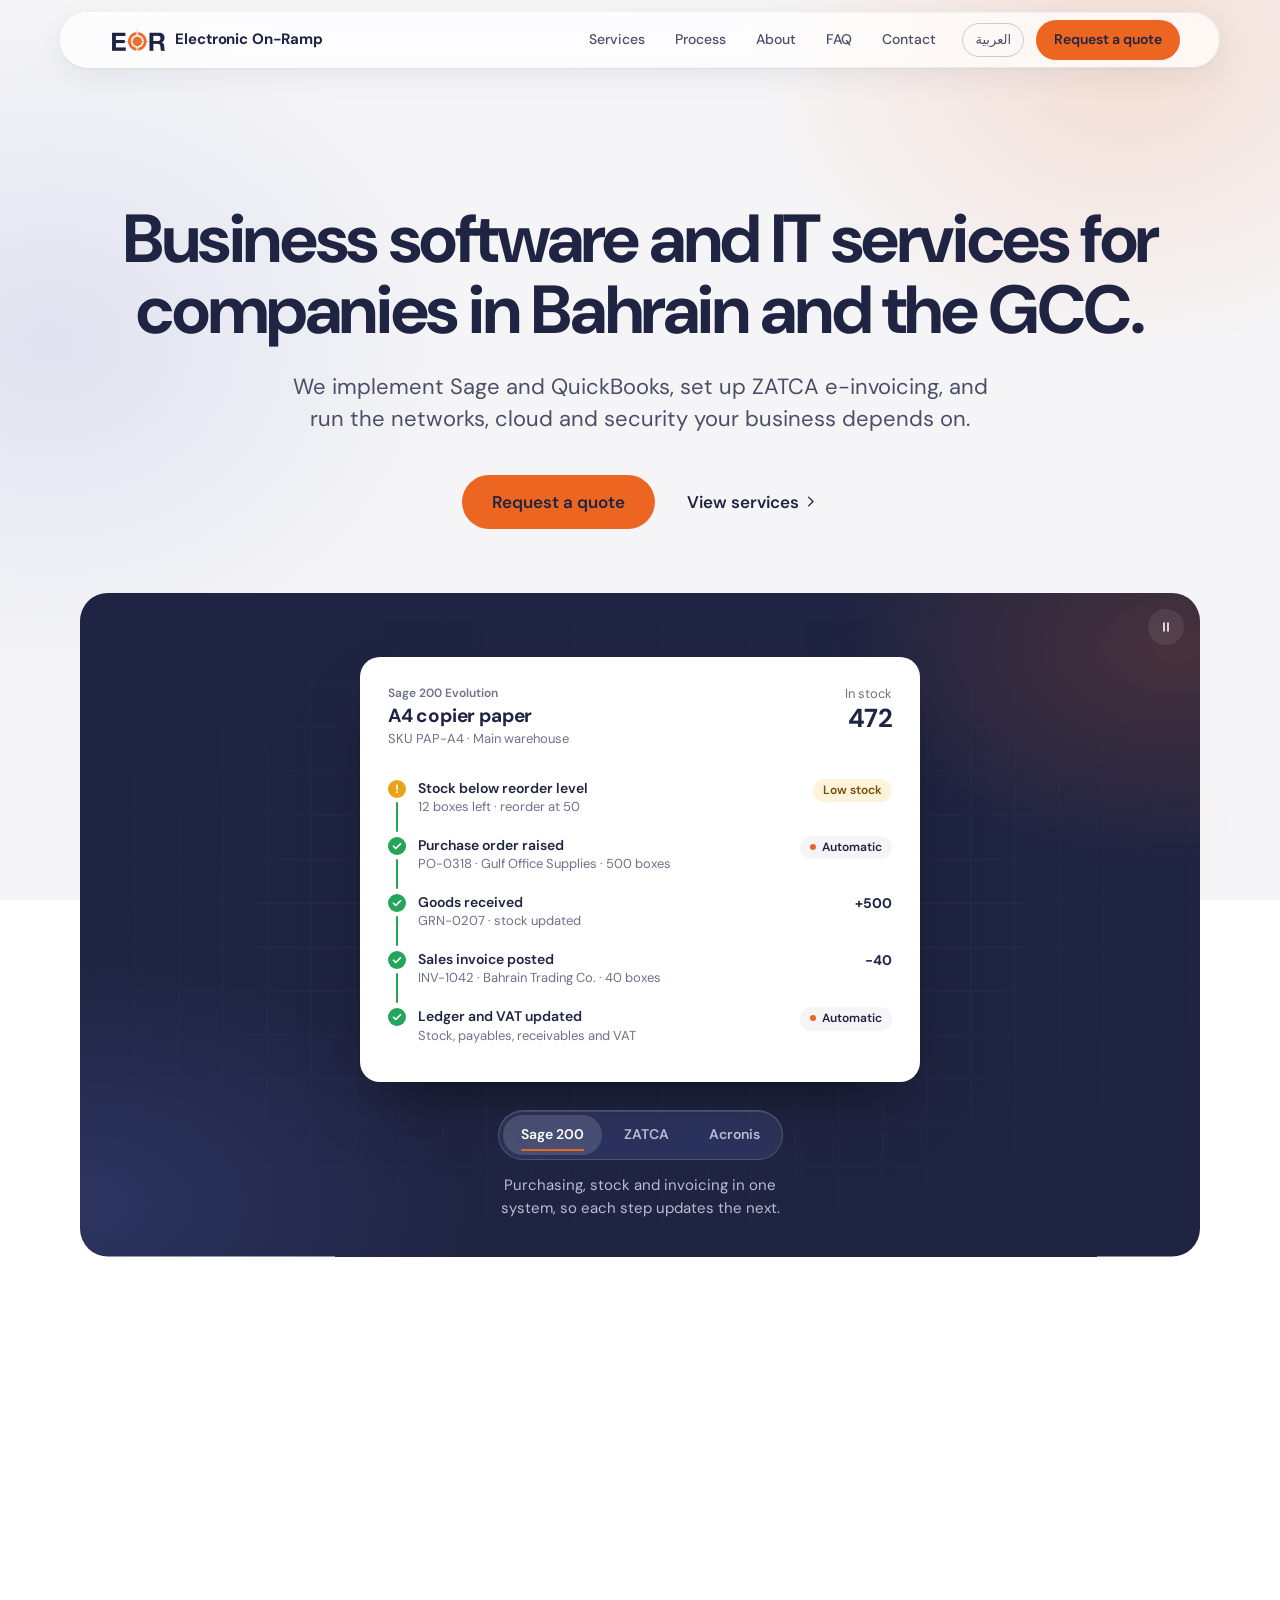
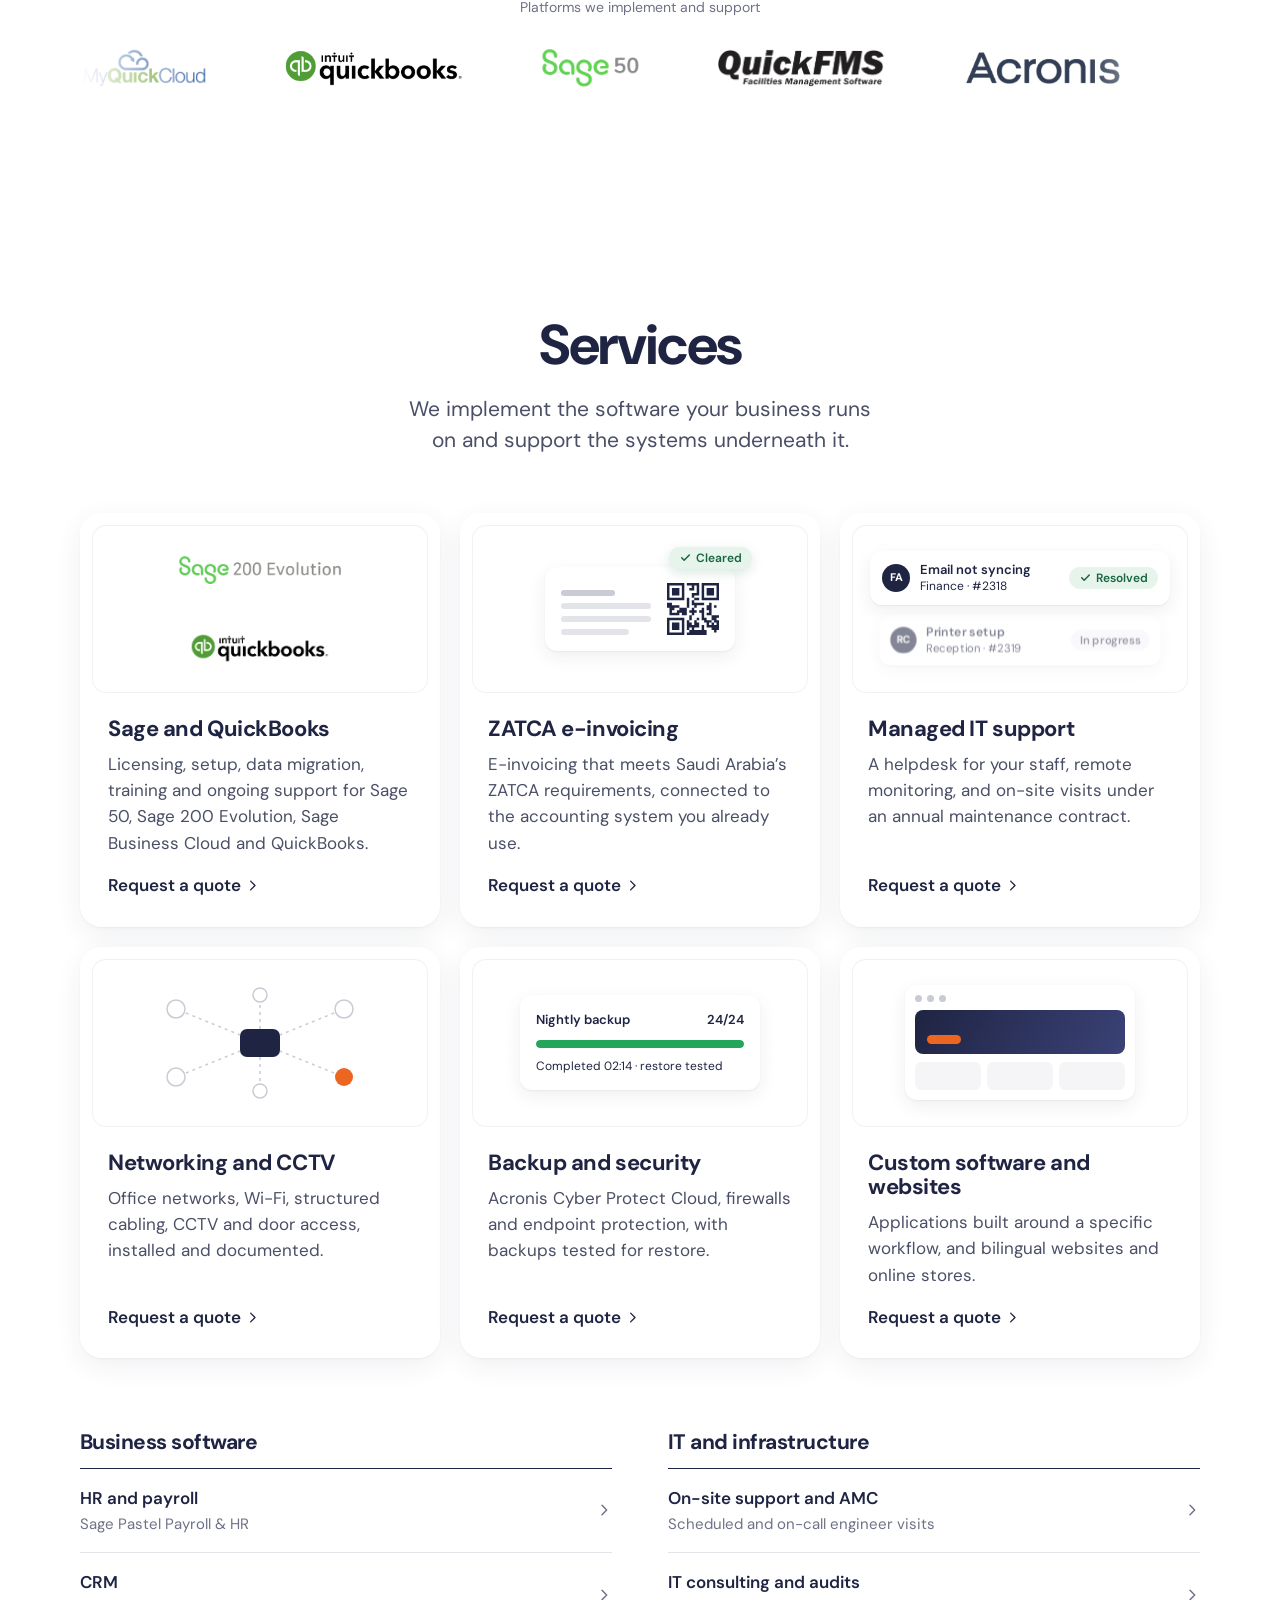
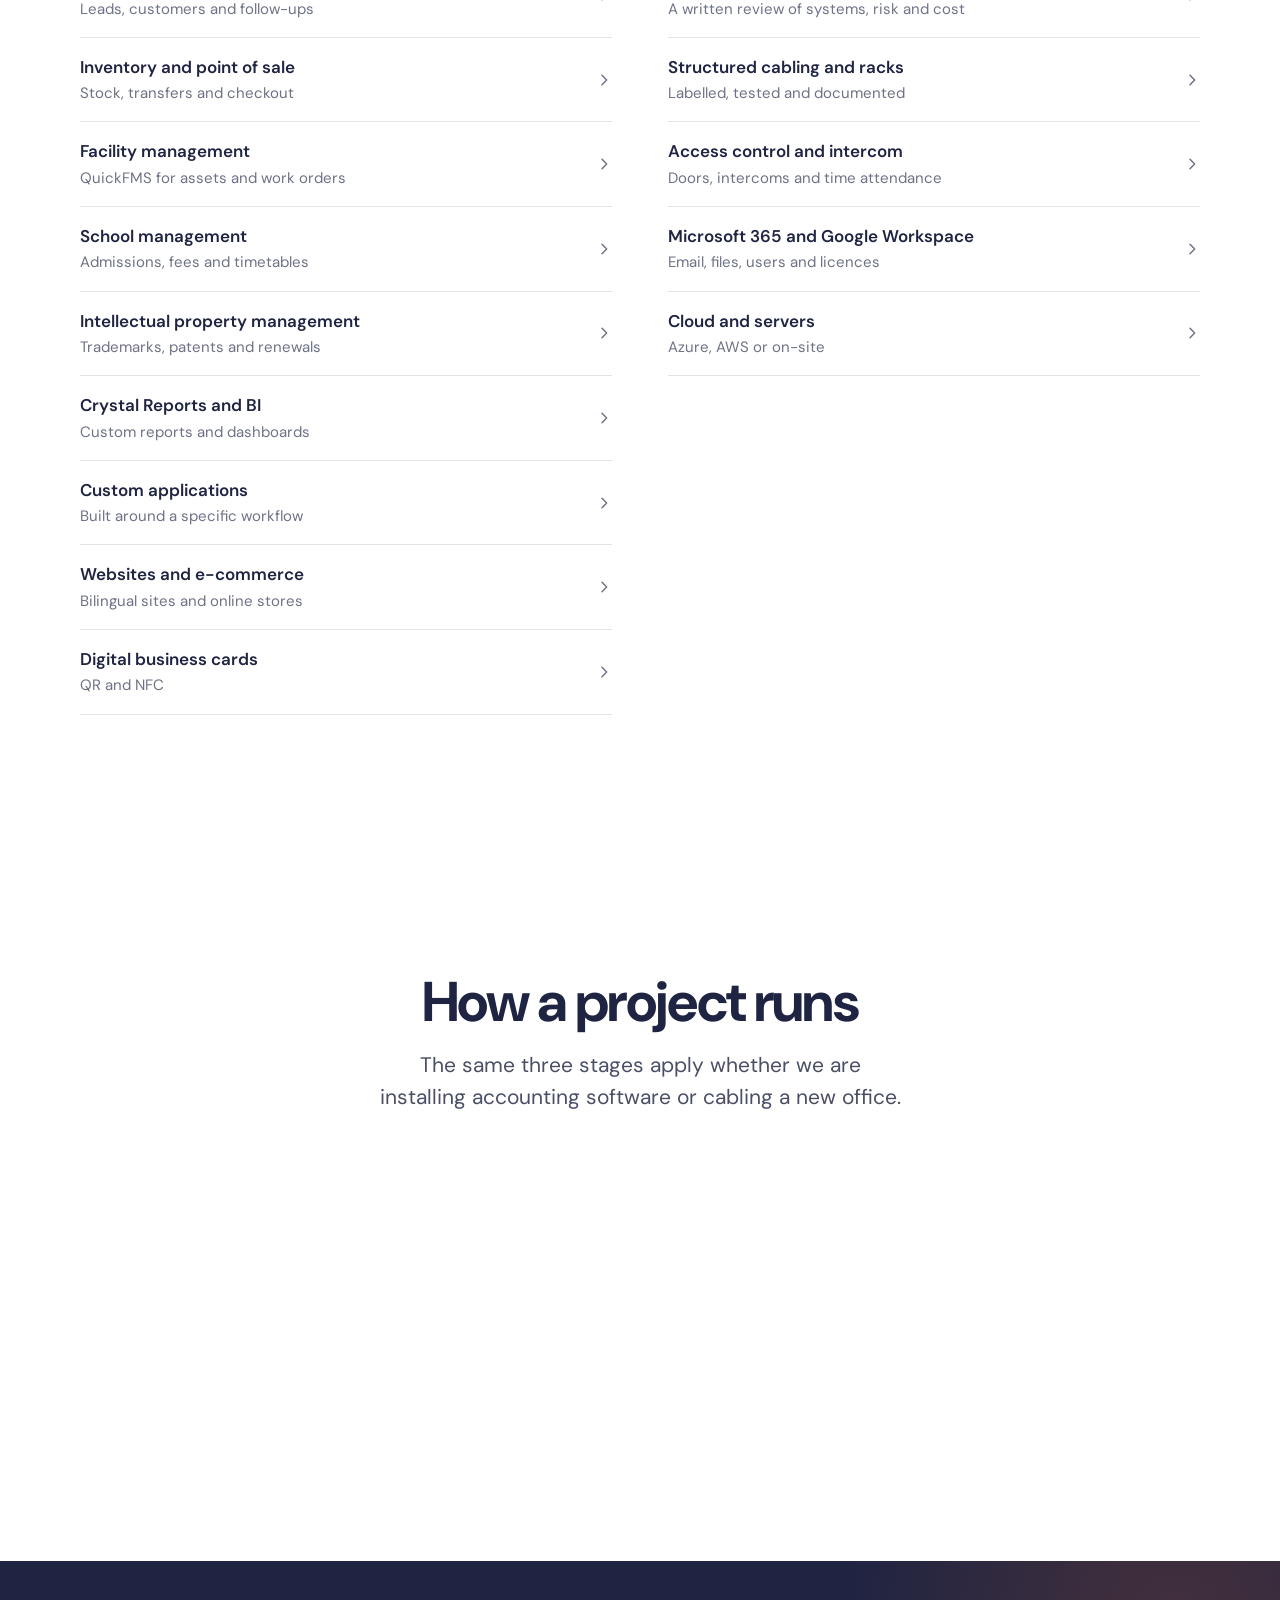
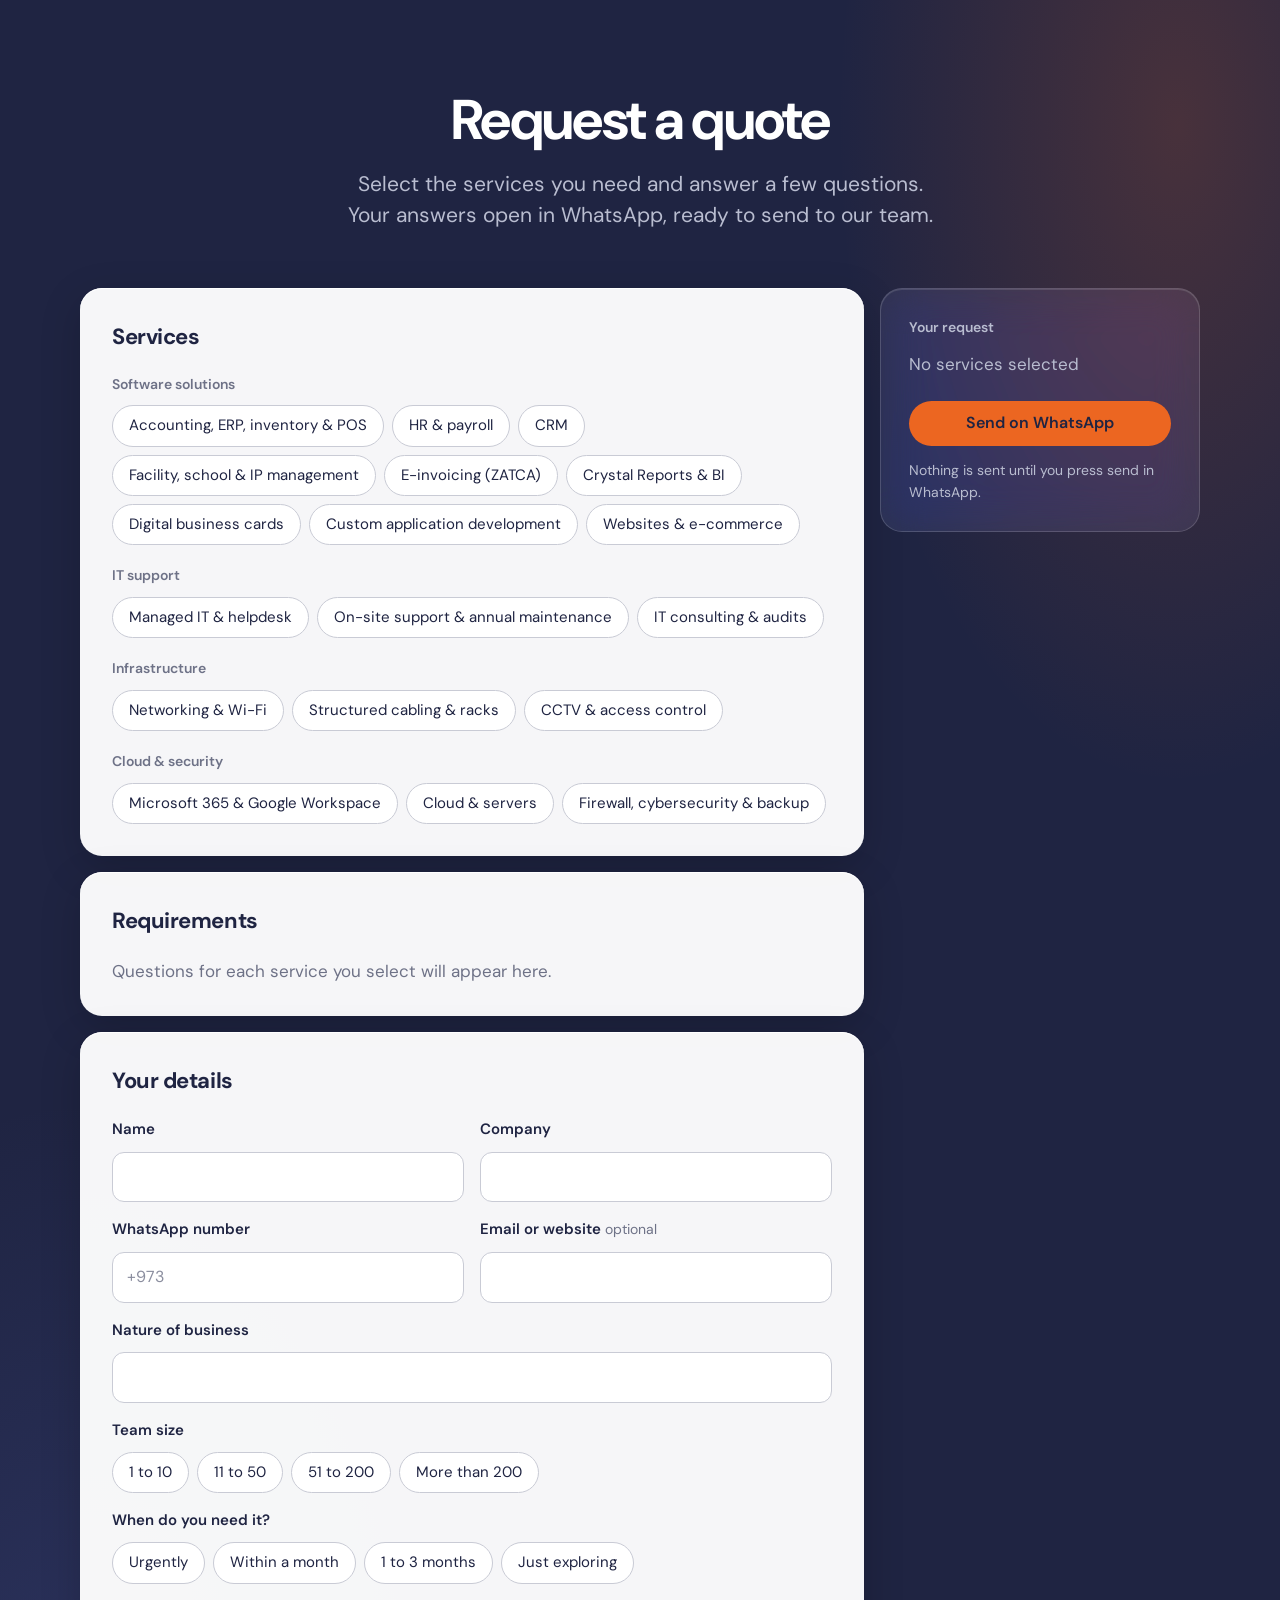
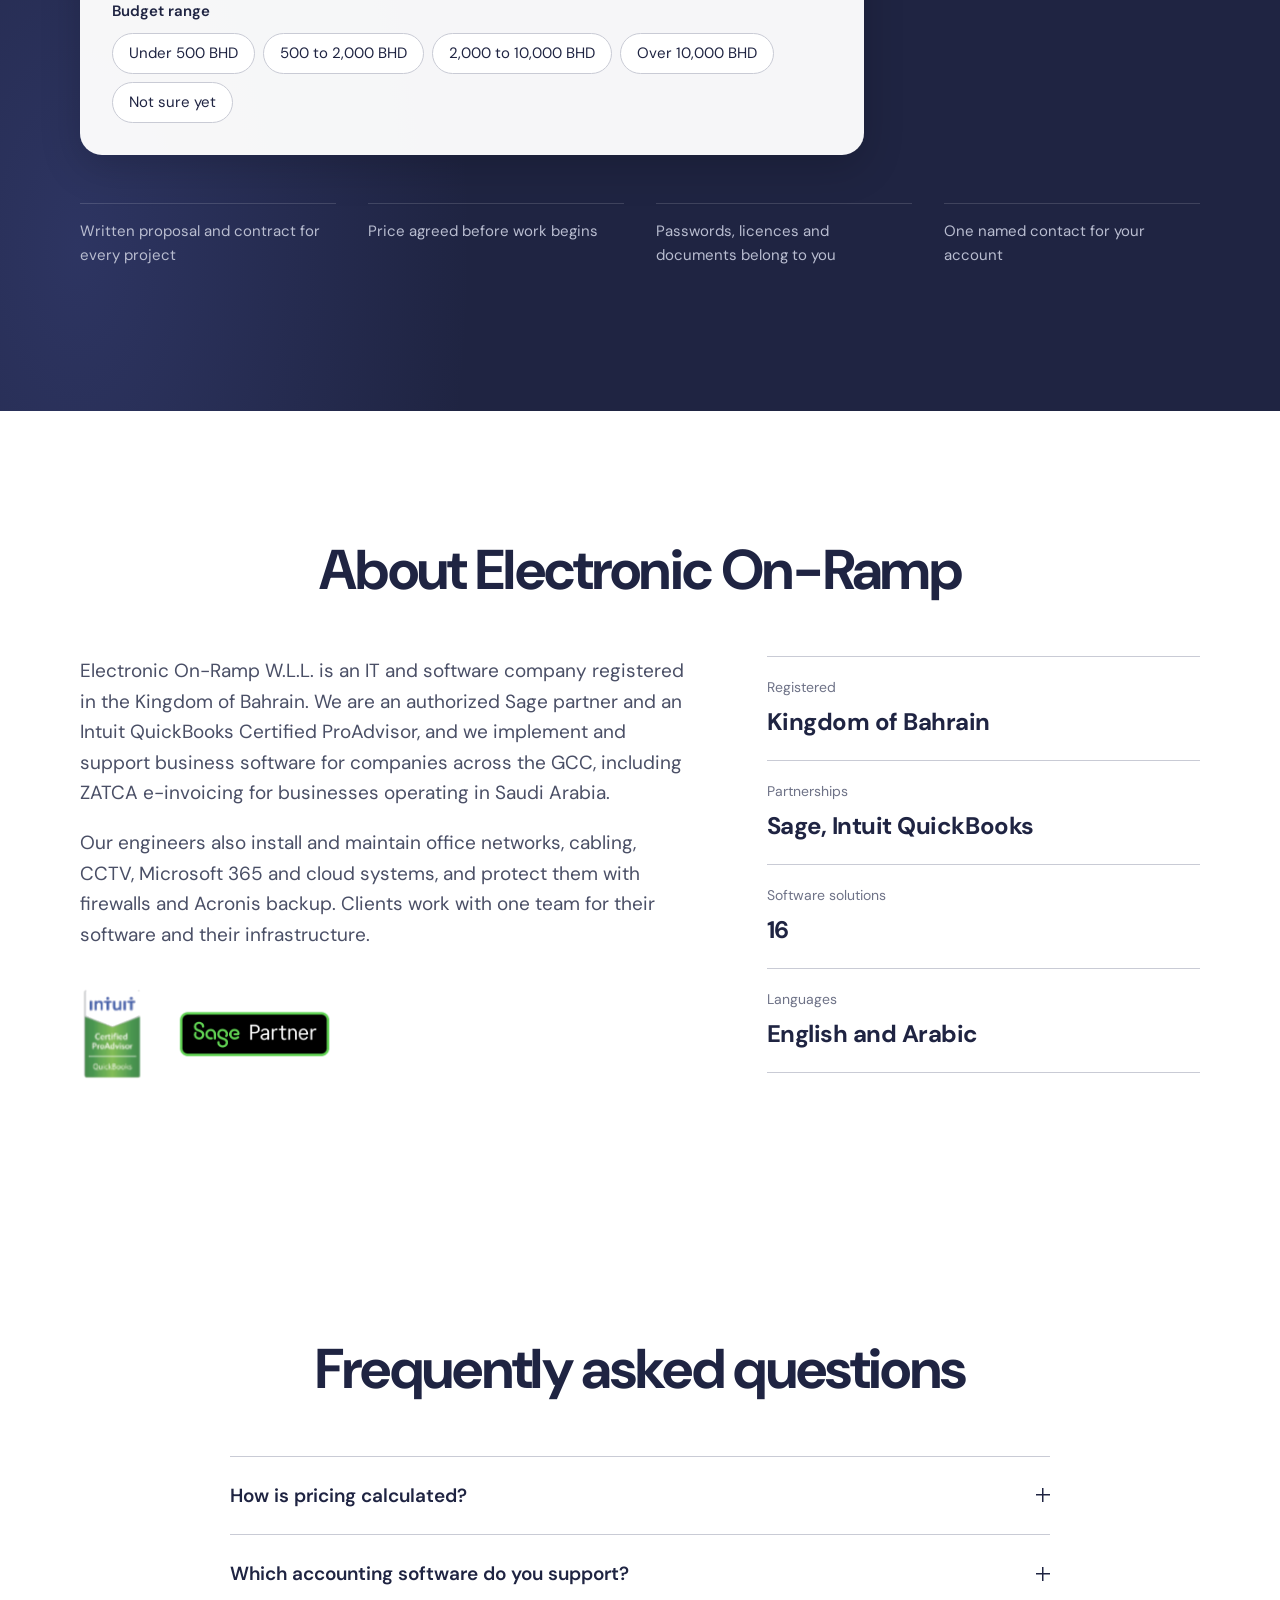
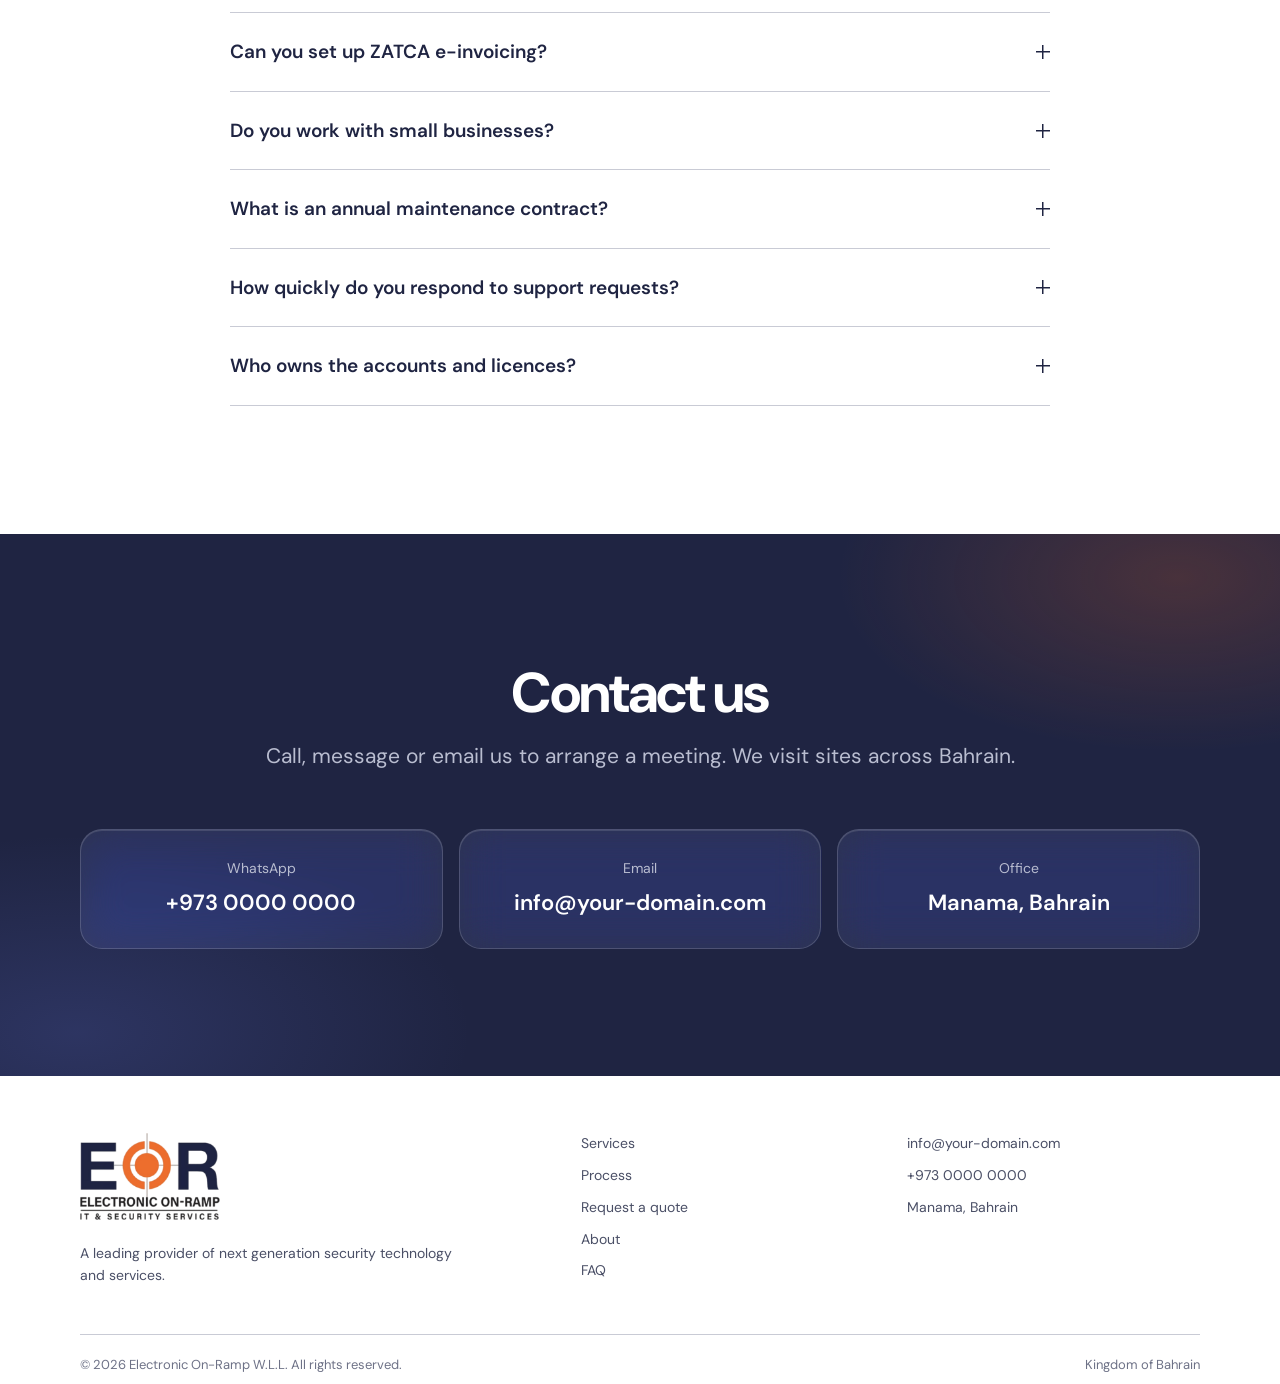
<file: index.html>
<!doctype html>
<html lang="en" dir="ltr" translate="no">
<head>
<meta charset="utf-8">
<meta name="google" content="notranslate">
<meta name="viewport" content="width=device-width, initial-scale=1, viewport-fit=cover">
<title>Electronic On-Ramp W.L.L. | IT &amp; Security Services, Accounting &amp; ERP Software</title>
<meta name="description" content="Electronic On-Ramp W.L.L., a leading provider of next generation security technology and services. Sage and QuickBooks partner for accounting, ERP, payroll and CRM, plus ZATCA e-invoicing, Acronis Cyber Protect Cloud, networking, cloud and custom software.">
<link rel="canonical" href="https://electronic-onramp.vercel.app/">
<link rel="alternate" hreflang="en" href="https://electronic-onramp.vercel.app/">
<link rel="alternate" hreflang="ar" href="https://electronic-onramp.vercel.app/ar/">
<link rel="alternate" hreflang="x-default" href="https://electronic-onramp.vercel.app/">
<meta name="theme-color" content="#FFFFFF">
<link rel="icon" href="/assets/icons/favicon-48.png" sizes="48x48" type="image/png">
<link rel="icon" href="/assets/icons/favicon-32.png" sizes="32x32" type="image/png">
<link rel="apple-touch-icon" href="/assets/icons/apple-touch-icon.png">
<link rel="manifest" href="/manifest.webmanifest">
<meta property="og:type" content="website">
<meta property="og:site_name" content="Electronic On-Ramp W.L.L.">
<meta property="og:title" content="Electronic On-Ramp W.L.L. | IT &amp; Security Services">
<meta property="og:description" content="A leading provider of next generation security technology and services.">
<meta property="og:url" content="https://electronic-onramp.vercel.app/">
<meta property="og:image" content="https://electronic-onramp.vercel.app/assets/social/og-image.png">
<meta name="twitter:card" content="summary_large_image">
<link rel="preconnect" href="https://fonts.googleapis.com">
<link rel="preconnect" href="https://fonts.gstatic.com" crossorigin>
<link href="https://fonts.googleapis.com/css2?family=DM+Sans:opsz,wght@9..40,400..700&amp;display=swap" rel="stylesheet">
<link rel="stylesheet" href="/styles.css?v=7">
<script type="application/ld+json">
{
  "@context": "https://schema.org",
  "@type": "ProfessionalService",
  "name": "Electronic On-Ramp W.L.L.",
  "url": "https://electronic-onramp.vercel.app/",
  "logo": "https://electronic-onramp.vercel.app/assets/icons/icon-512.png",
  "image": "https://electronic-onramp.vercel.app/assets/social/og-image.png",
  "slogan": "A leading provider of next generation security technology and services.",
  "address": { "@type": "PostalAddress", "addressCountry": "BH" },
  "knowsAbout": ["Accounting and ERP", "Sage", "QuickBooks", "HR and payroll", "CRM", "Facility management software", "Intellectual property management", "School management software", "Inventory management", "Point of sale", "E-commerce", "Digital business cards", "Custom application development", "Crystal Reports", "Business intelligence", "ZATCA e-invoicing", "Acronis Cyber Protect Cloud", "Managed IT support", "Annual maintenance contracts", "Networking", "Structured cabling", "CCTV", "Microsoft 365", "Cloud", "Firewall", "Cybersecurity", "Website development"]
}
</script>
</head>
<body>
<svg width="0" height="0" style="position:absolute" aria-hidden="true">
  <symbol id="i-qr" viewBox="0 0 21 21"><path d="M0 0h7v1h-7zM8 0h5v1h-5zM14 0h7v1h-7zM0 1h1v1h-1zM6 1h1v1h-1zM10 1h1v1h-1zM12 1h1v1h-1zM14 1h1v1h-1zM20 1h1v1h-1zM0 2h1v1h-1zM2 2h3v1h-3zM6 2h1v1h-1zM9 2h2v1h-2zM12 2h1v1h-1zM14 2h1v1h-1zM16 2h3v1h-3zM20 2h1v1h-1zM0 3h1v1h-1zM2 3h3v1h-3zM6 3h1v1h-1zM12 3h1v1h-1zM14 3h1v1h-1zM16 3h3v1h-3zM20 3h1v1h-1zM0 4h1v1h-1zM2 4h3v1h-3zM6 4h1v1h-1zM10 4h3v1h-3zM14 4h1v1h-1zM16 4h3v1h-3zM20 4h1v1h-1zM0 5h1v1h-1zM6 5h1v1h-1zM10 5h1v1h-1zM14 5h1v1h-1zM20 5h1v1h-1zM0 6h7v1h-7zM8 6h1v1h-1zM11 6h2v1h-2zM14 6h7v1h-7zM8 7h1v1h-1zM10 7h1v1h-1zM0 8h2v1h-2zM8 8h1v1h-1zM10 8h5v1h-5zM17 8h1v1h-1zM0 9h5v1h-5zM8 9h1v1h-1zM11 9h1v1h-1zM16 9h2v1h-2zM19 9h1v1h-1zM1 10h2v1h-2zM5 10h3v1h-3zM10 10h1v1h-1zM14 10h1v1h-1zM16 10h2v1h-2zM1 11h1v1h-1zM4 11h4v1h-4zM9 11h3v1h-3zM13 11h2v1h-2zM17 11h1v1h-1zM1 12h4v1h-4zM6 12h2v1h-2zM10 12h1v1h-1zM14 12h1v1h-1zM16 12h2v1h-2zM9 13h1v1h-1zM14 13h1v1h-1zM18 13h3v1h-3zM0 14h7v1h-7zM9 14h1v1h-1zM12 14h1v1h-1zM14 14h2v1h-2zM18 14h2v1h-2zM0 15h1v1h-1zM6 15h1v1h-1zM8 15h1v1h-1zM11 15h1v1h-1zM15 15h3v1h-3zM19 15h2v1h-2zM0 16h1v1h-1zM2 16h3v1h-3zM6 16h1v1h-1zM8 16h2v1h-2zM11 16h2v1h-2zM16 16h1v1h-1zM18 16h1v1h-1zM20 16h1v1h-1zM0 17h1v1h-1zM2 17h3v1h-3zM6 17h1v1h-1zM8 17h5v1h-5zM14 17h1v1h-1zM16 17h5v1h-5zM0 18h1v1h-1zM2 18h3v1h-3zM6 18h1v1h-1zM8 18h1v1h-1zM10 18h1v1h-1zM14 18h1v1h-1zM18 18h3v1h-3zM0 19h1v1h-1zM6 19h1v1h-1zM9 19h7v1h-7zM19 19h1v1h-1zM0 20h7v1h-7zM8 20h8v1h-8z"/></symbol>
  <symbol id="i-check" viewBox="0 0 24 24"><path d="M5 12.5l4.5 4.5L19 7.5"/></symbol>
  <symbol id="i-device" viewBox="0 0 24 24"><rect x="3" y="4.5" width="18" height="12" rx="2"/><path d="M8.5 20h7M12 16.5V20"/></symbol>
  <symbol id="i-shield" viewBox="0 0 48 48"><path pathLength="1" d="M24 4l16 6v12c0 10.5-6.8 18.6-16 22-9.2-3.4-16-11.5-16-22V10z"/><path pathLength="1" d="M16.5 24.5l5 5 10-10.5"/></symbol>
  <symbol id="i-pause" viewBox="0 0 24 24"><path d="M9 6v12M15 6v12"/></symbol>
  <symbol id="i-play" viewBox="0 0 24 24"><path d="M8 5.5v13l10.5-6.5z"/></symbol>
  <symbol id="i-chevron" viewBox="0 0 24 24"><path d="M9 5l7 7-7 7"/></symbol>
</svg>

<a class="skip" href="#main">Skip to content</a>

<header class="site-header" id="top">
  <div class="wrap header-inner">
    <a class="brand" href="#top" aria-label="Electronic On-Ramp W.L.L., home">
      <img class="brand-mark" src="/assets/brand/eor-mark.png" width="418" height="172" alt="">
      <span class="brand-name">Electronic On-Ramp</span>
    </a>
    <nav class="nav" id="nav" aria-label="Primary">
      <span class="nav-ind" aria-hidden="true"></span>
      <a href="#services">Services</a>
      <a href="#process">Process</a>
      <a href="#about">About</a>
      <a href="#faq">FAQ</a>
      <a href="#contact">Contact</a>
      <a class="lang-switch" href="/ar/" hreflang="ar" lang="ar">العربية</a>
      <a class="btn btn-primary nav-cta" href="#start">Request a quote</a>
    </nav>
    <div class="header-actions">
      <a class="btn btn-primary btn-sm" href="#start">Request a quote</a>
      <button class="icon-btn nav-toggle" type="button" aria-controls="nav" aria-expanded="false" aria-label="Open menu"><svg class="icon burger" viewBox="0 0 24 24" aria-hidden="true"><path d="M4 8h16"/><path d="M4 16h16"/></svg></button>
    </div>
  </div>
</header>

<main id="main">
  <!-- HERO -->
  <section class="hero">
    <div class="wrap">
      <h1>Business software and IT services for companies in Bahrain and the GCC.</h1>
      <p class="lead">We implement Sage and QuickBooks, set up ZATCA e-invoicing, and run the networks, cloud and security your business depends on.</p>
      <div class="hero-cta">
        <a class="btn btn-primary btn-lg" href="#start">Request a quote</a>
        <a class="link-more" href="#services">View services<svg class="icon" aria-hidden="true"><use href="#i-chevron"/></svg></a>
      </div>
    </div>
    <div class="stage-pin">
    <div class="hero-stage" data-demo role="region" aria-label="How we help, in three short animations">
      <div class="demo-window" aria-hidden="true">
        <div class="demo-scene s-sage" data-scene>
          <div class="ds-head">
            <div><p class="ds-app">Sage 200 Evolution</p><p class="ds-title">A4 copier paper</p><p class="ds-sub">SKU PAP-A4 · Main warehouse</p></div>
            <div class="sg-stock"><p class="ds-sub">In stock</p><p class="sg-num" dir="ltr"></p></div>
          </div>
          <ol class="sg-flow">
            <li class="sg-alert" style="--t:.4s"><span class="sg-dot"><b>!</b></span><div><p class="sg-t">Stock below reorder level</p><p class="ds-sub"><span dir="ltr">12</span> boxes left · reorder at <span dir="ltr">50</span></p></div><span class="sg-tag warn">Low stock</span></li>
            <li style="--t:1.6s"><span class="sg-dot"><svg class="icon"><use href="#i-check"/></svg></span><div><p class="sg-t">Purchase order raised</p><p class="ds-sub"><span dir="ltr">PO-0318</span> · Gulf Office Supplies · <span dir="ltr">500</span> boxes</p></div><span class="sg-tag auto">Automatic</span></li>
            <li style="--t:3.4s"><span class="sg-dot"><svg class="icon"><use href="#i-check"/></svg></span><div><p class="sg-t">Goods received</p><p class="ds-sub"><span dir="ltr">GRN-0207</span> · stock updated</p></div><span class="sg-val" dir="ltr">+500</span></li>
            <li style="--t:5s"><span class="sg-dot"><svg class="icon"><use href="#i-check"/></svg></span><div><p class="sg-t">Sales invoice posted</p><p class="ds-sub"><span dir="ltr">INV-1042</span> · Bahrain Trading Co. · <span dir="ltr">40</span> boxes</p></div><span class="sg-val" dir="ltr">−40</span></li>
            <li style="--t:6.4s"><span class="sg-dot"><svg class="icon"><use href="#i-check"/></svg></span><div><p class="sg-t">Ledger and VAT updated</p><p class="ds-sub">Stock, payables, receivables and VAT</p></div><span class="sg-tag auto">Automatic</span></li>
          </ol>
        </div>

        <div class="demo-scene s-zatca" data-scene>
          <div class="ds-head"><div><p class="ds-app">ZATCA e-invoicing</p><p class="ds-title">Standard tax invoice</p></div></div>
          <div class="z-flow">
            <div class="z-doc">
              <p class="ds-sub">INV-1042</p>
              <p class="z-amt" dir="ltr">BHD 1,243.000</p>
              <span class="z-lines"><i></i><i></i><i></i></span>
            </div>
            <div class="z-link"><i class="z-line"></i><i class="z-dot"></i></div>
            <div class="z-node">
              <svg class="z-qr"><use href="#i-qr"/></svg>
              <span class="ds-badge"><span class="b-draft">Submitting…</span><span class="b-done"><svg class="icon"><use href="#i-check"/></svg>Cleared</span></span>
              <p class="ds-sub z-time">Cleared at <span dir="ltr">14:02</span></p>
            </div>
          </div>
          <ol class="z-steps">
            <li style="--t:1s"><svg class="icon"><use href="#i-check"/></svg>XML generated</li>
            <li style="--t:2.2s"><svg class="icon"><use href="#i-check"/></svg>Digitally signed</li>
            <li style="--t:3.75s"><svg class="icon"><use href="#i-check"/></svg>Cleared by ZATCA</li>
          </ol>
        </div>

        <div class="demo-scene s-acronis" data-scene>
          <div class="ds-head">
            <div class="a-sum">
              <svg class="a-shield"><use href="#i-shield"/></svg>
              <div><p class="ds-app">Acronis Cyber Protect</p><p class="ds-title"><span class="a-count" dir="ltr"></span> of 24 devices protected</p></div>
            </div>
          </div>
          <ul class="a-grid">
            <li style="--i:0"><svg class="icon"><use href="#i-device"/></svg><svg class="icon a-tick"><use href="#i-check"/></svg></li>
            <li style="--i:1"><svg class="icon"><use href="#i-device"/></svg><svg class="icon a-tick"><use href="#i-check"/></svg></li>
            <li style="--i:2"><svg class="icon"><use href="#i-device"/></svg><svg class="icon a-tick"><use href="#i-check"/></svg></li>
            <li style="--i:3"><svg class="icon"><use href="#i-device"/></svg><svg class="icon a-tick"><use href="#i-check"/></svg></li>
            <li style="--i:4"><svg class="icon"><use href="#i-device"/></svg><svg class="icon a-tick"><use href="#i-check"/></svg></li>
            <li style="--i:5"><svg class="icon"><use href="#i-device"/></svg><svg class="icon a-tick"><use href="#i-check"/></svg></li>
            <li style="--i:6"><svg class="icon"><use href="#i-device"/></svg><svg class="icon a-tick"><use href="#i-check"/></svg></li>
            <li style="--i:7"><svg class="icon"><use href="#i-device"/></svg><svg class="icon a-tick"><use href="#i-check"/></svg></li>
            <li style="--i:8"><svg class="icon"><use href="#i-device"/></svg><svg class="icon a-tick"><use href="#i-check"/></svg></li>
            <li style="--i:9"><svg class="icon"><use href="#i-device"/></svg><svg class="icon a-tick"><use href="#i-check"/></svg></li>
            <li style="--i:10"><svg class="icon"><use href="#i-device"/></svg><svg class="icon a-tick"><use href="#i-check"/></svg></li>
            <li style="--i:11"><svg class="icon"><use href="#i-device"/></svg><svg class="icon a-tick"><use href="#i-check"/></svg></li>
            <li style="--i:12"><svg class="icon"><use href="#i-device"/></svg><svg class="icon a-tick"><use href="#i-check"/></svg></li>
            <li style="--i:13"><svg class="icon"><use href="#i-device"/></svg><svg class="icon a-tick"><use href="#i-check"/></svg></li>
            <li style="--i:14"><svg class="icon"><use href="#i-device"/></svg><svg class="icon a-tick"><use href="#i-check"/></svg></li>
            <li style="--i:15"><svg class="icon"><use href="#i-device"/></svg><svg class="icon a-tick"><use href="#i-check"/></svg></li>
            <li style="--i:16"><svg class="icon"><use href="#i-device"/></svg><svg class="icon a-tick"><use href="#i-check"/></svg></li>
            <li style="--i:17"><svg class="icon"><use href="#i-device"/></svg><svg class="icon a-tick"><use href="#i-check"/></svg></li>
            <li style="--i:18"><svg class="icon"><use href="#i-device"/></svg><svg class="icon a-tick"><use href="#i-check"/></svg></li>
            <li style="--i:19"><svg class="icon"><use href="#i-device"/></svg><svg class="icon a-tick"><use href="#i-check"/></svg></li>
            <li style="--i:20"><svg class="icon"><use href="#i-device"/></svg><svg class="icon a-tick"><use href="#i-check"/></svg></li>
            <li style="--i:21"><svg class="icon"><use href="#i-device"/></svg><svg class="icon a-tick"><use href="#i-check"/></svg></li>
            <li style="--i:22"><svg class="icon"><use href="#i-device"/></svg><svg class="icon a-tick"><use href="#i-check"/></svg></li>
            <li style="--i:23"><svg class="icon"><use href="#i-device"/></svg><svg class="icon a-tick"><use href="#i-check"/></svg></li>
          </ul>
          <p class="ds-sub a-foot">Last backup <span dir="ltr">02:00</span> · Today</p>
        </div>
      </div>

      <div class="demo-controls">
        <div class="demo-tabs">
          <button type="button" data-tab aria-pressed="true" style="--scene:9.5s">Sage 200<i></i></button>
          <button type="button" data-tab aria-pressed="false">ZATCA<i></i></button>
          <button type="button" data-tab aria-pressed="false">Acronis<i></i></button>
        </div>
        <button type="button" class="demo-pause" aria-pressed="false" aria-label="Pause animation"><svg class="icon i-pause" aria-hidden="true"><use href="#i-pause"/></svg><svg class="icon i-play" aria-hidden="true"><use href="#i-play"/></svg></button>
      </div>
      <p class="demo-cap" data-cap>Purchasing, stock and invoicing in one system, so each step updates the next.</p>
      <p class="demo-cap" data-cap hidden>Invoices issued, signed and cleared automatically.</p>
      <p class="demo-cap" data-cap hidden>Every device backed up and protected, every night.</p>
    </div>
    </div>
  </section>

  <!-- PARTNER LOGOS -->
  <section class="partners" aria-labelledby="partners-label">
    <div class="wrap">
      <p class="partners-label" id="partners-label">Platforms we implement and support</p>
      <div class="marquee">
        <div class="marquee-track">
          <ul>
          <li><img src="/assets/partners/myquickcloud.png" width="276" height="94" alt="MyQuickCloud" loading="lazy" decoding="async"></li>
          <li><img src="/assets/partners/quickbooks.png" width="313" height="74" alt="Intuit QuickBooks" loading="lazy" decoding="async"></li>
          <li><img src="/assets/partners/sage-50.png" width="246" height="105" alt="Sage 50" loading="lazy" decoding="async"></li>
          <li><img src="/assets/partners/quickfms.png" width="351" height="89" alt="QuickFMS Facilities Management Software" loading="lazy" decoding="async"></li>
          <li><img src="/assets/partners/acronis.png" width="219" height="58" alt="Acronis" loading="lazy" decoding="async"></li>
          <li><img src="/assets/partners/sage-200-evolution.png" width="432" height="87" alt="Sage 200 Evolution" loading="lazy" decoding="async"></li>
          <li><img src="/assets/partners/quickbooks-online.png" width="312" height="106" alt="Intuit QuickBooks Online" loading="lazy" decoding="async"></li>
          <li><img src="/assets/partners/sage-pastel-payroll.png" width="237" height="107" alt="Sage Pastel Payroll &amp; HR" loading="lazy" decoding="async"></li>
          <li><img src="/assets/partners/freelife.png" width="311" height="149" alt="FreeLife" loading="lazy" decoding="async"></li>
          <li><img src="/assets/partners/sage-business-cloud.png" width="332" height="113" alt="Sage Business Cloud Accounting" loading="lazy" decoding="async"></li>
          </ul>
          <ul aria-hidden="true">
          <li><img src="/assets/partners/myquickcloud.png" width="276" height="94" alt="" loading="lazy" decoding="async"></li>
          <li><img src="/assets/partners/quickbooks.png" width="313" height="74" alt="" loading="lazy" decoding="async"></li>
          <li><img src="/assets/partners/sage-50.png" width="246" height="105" alt="" loading="lazy" decoding="async"></li>
          <li><img src="/assets/partners/quickfms.png" width="351" height="89" alt="" loading="lazy" decoding="async"></li>
          <li><img src="/assets/partners/acronis.png" width="219" height="58" alt="" loading="lazy" decoding="async"></li>
          <li><img src="/assets/partners/sage-200-evolution.png" width="432" height="87" alt="" loading="lazy" decoding="async"></li>
          <li><img src="/assets/partners/quickbooks-online.png" width="312" height="106" alt="" loading="lazy" decoding="async"></li>
          <li><img src="/assets/partners/sage-pastel-payroll.png" width="237" height="107" alt="" loading="lazy" decoding="async"></li>
          <li><img src="/assets/partners/freelife.png" width="311" height="149" alt="" loading="lazy" decoding="async"></li>
          <li><img src="/assets/partners/sage-business-cloud.png" width="332" height="113" alt="" loading="lazy" decoding="async"></li>
          </ul>
        </div>
      </div>
    </div>
  </section>

  <!-- SERVICES -->
  <section class="section" id="services">
    <div class="wrap">
      <header class="sec-head">
        <h2>Services</h2>
        <p>We implement the software your business runs on and support the systems underneath it.</p>
      </header>

      <div class="features">
        <article class="feature">
          <div class="fv fv-logos"><img src="/assets/partners/sage-200-evolution.png" width="432" height="87" alt="Sage 200 Evolution" loading="lazy"><img src="/assets/partners/quickbooks.png" width="313" height="74" alt="Intuit QuickBooks" loading="lazy"></div>
          <h3>Sage and QuickBooks</h3>
          <p>Licensing, setup, data migration, training and ongoing support for Sage 50, Sage 200 Evolution, Sage Business Cloud and QuickBooks.</p>
          <a class="link-more" href="#start" data-pick="acct">Request a quote<svg class="icon" aria-hidden="true"><use href="#i-chevron"/></svg></a>
        </article>
        <article class="feature">
          <div class="fv fv-zatca" aria-hidden="true"><div class="fv-doc fv-card"><span class="fv-lines"><i></i><i></i><i></i><i></i></span><svg class="fv-qr"><use href="#i-qr"/></svg></div><span class="fv-ok"><svg class="icon"><use href="#i-check"/></svg>Cleared</span></div>
          <h3>ZATCA e-invoicing</h3>
          <p>E-invoicing that meets Saudi Arabia’s ZATCA requirements, connected to the accounting system you already use.</p>
          <a class="link-more" href="#start" data-pick="zatca">Request a quote<svg class="icon" aria-hidden="true"><use href="#i-chevron"/></svg></a>
        </article>
        <article class="feature">
          <div class="fv fv-ticket" aria-hidden="true"><div class="fv-row fv-card"><span class="fv-av" dir="ltr">FA</span><div><p>Email not syncing</p><p class="fv-s">Finance · <span dir="ltr">#2318</span></p></div><span class="fv-ok"><svg class="icon"><use href="#i-check"/></svg>Resolved</span></div><div class="fv-row fv-card dim"><span class="fv-av" dir="ltr">RC</span><div><p>Printer setup</p><p class="fv-s">Reception · <span dir="ltr">#2319</span></p></div><span class="fv-wait">In progress</span></div></div>
          <h3>Managed IT support</h3>
          <p>A helpdesk for your staff, remote monitoring, and on-site visits under an annual maintenance contract.</p>
          <a class="link-more" href="#start" data-pick="support">Request a quote<svg class="icon" aria-hidden="true"><use href="#i-chevron"/></svg></a>
        </article>
        <article class="feature">
          <div class="fv fv-net"><svg viewBox="0 0 240 120" aria-hidden="true"><line x1="120" y1="60" x2="36" y2="26"/><line x1="120" y1="60" x2="36" y2="94"/><line x1="120" y1="60" x2="204" y2="26"/><line x1="120" y1="60" x2="204" y2="94"/><line x1="120" y1="60" x2="120" y2="12"/><line x1="120" y1="60" x2="120" y2="108"/><circle class="n" cx="36" cy="26" r="9"/><circle class="n" cx="36" cy="94" r="9"/><circle class="n" cx="204" cy="26" r="9"/><circle class="cam" cx="204" cy="94" r="9"/><circle class="n" cx="120" cy="12" r="7"/><circle class="n" cx="120" cy="108" r="7"/><rect class="hub" x="100" y="46" width="40" height="28" rx="7"/></svg></div>
          <h3>Networking and CCTV</h3>
          <p>Office networks, Wi-Fi, structured cabling, CCTV and door access, installed and documented.</p>
          <a class="link-more" href="#start" data-pick="network">Request a quote<svg class="icon" aria-hidden="true"><use href="#i-chevron"/></svg></a>
        </article>
        <article class="feature">
          <div class="fv fv-backup" aria-hidden="true"><div class="fv-card"><p class="fv-bh"><span>Nightly backup</span><span dir="ltr">24/24</span></p><span class="fv-bar"><i></i></span><p class="fv-s">Completed <span dir="ltr">02:14</span> · restore tested</p></div></div>
          <h3>Backup and security</h3>
          <p>Acronis Cyber Protect Cloud, firewalls and endpoint protection, with backups tested for restore.</p>
          <a class="link-more" href="#start" data-pick="cyber">Request a quote<svg class="icon" aria-hidden="true"><use href="#i-chevron"/></svg></a>
        </article>
        <article class="feature">
          <div class="fv fv-web" aria-hidden="true"><div class="fv-browser fv-card"><span class="fv-chrome"><i></i><i></i><i></i></span><span class="fv-hero"></span><span class="fv-cols"><i></i><i></i><i></i></span></div></div>
          <h3>Custom software and websites</h3>
          <p>Applications built around a specific workflow, and bilingual websites and online stores.</p>
          <a class="link-more" href="#start" data-pick="software">Request a quote<svg class="icon" aria-hidden="true"><use href="#i-chevron"/></svg></a>
        </article>
      </div>

      <div class="catalog">
        <div>
          <h3>Business software</h3>
          <ul class="rows">
            <li><a href="#start" data-pick="payroll"><span>HR and payroll<small>Sage Pastel Payroll &amp; HR</small></span><svg class="icon" aria-hidden="true"><use href="#i-chevron"/></svg></a></li>
            <li><a href="#start" data-pick="crm"><span>CRM<small>Leads, customers and follow-ups</small></span><svg class="icon" aria-hidden="true"><use href="#i-chevron"/></svg></a></li>
            <li><a href="#start" data-pick="acct"><span>Inventory and point of sale<small>Stock, transfers and checkout</small></span><svg class="icon" aria-hidden="true"><use href="#i-chevron"/></svg></a></li>
            <li><a href="#start" data-pick="industry"><span>Facility management<small>QuickFMS for assets and work orders</small></span><svg class="icon" aria-hidden="true"><use href="#i-chevron"/></svg></a></li>
            <li><a href="#start" data-pick="industry"><span>School management<small>Admissions, fees and timetables</small></span><svg class="icon" aria-hidden="true"><use href="#i-chevron"/></svg></a></li>
            <li><a href="#start" data-pick="industry"><span>Intellectual property management<small>Trademarks, patents and renewals</small></span><svg class="icon" aria-hidden="true"><use href="#i-chevron"/></svg></a></li>
            <li><a href="#start" data-pick="reports"><span>Crystal Reports and BI<small>Custom reports and dashboards</small></span><svg class="icon" aria-hidden="true"><use href="#i-chevron"/></svg></a></li>
            <li><a href="#start" data-pick="software"><span>Custom applications<small>Built around a specific workflow</small></span><svg class="icon" aria-hidden="true"><use href="#i-chevron"/></svg></a></li>
            <li><a href="#start" data-pick="web"><span>Websites and e-commerce<small>Bilingual sites and online stores</small></span><svg class="icon" aria-hidden="true"><use href="#i-chevron"/></svg></a></li>
            <li><a href="#start" data-pick="dbc"><span>Digital business cards<small>QR and NFC</small></span><svg class="icon" aria-hidden="true"><use href="#i-chevron"/></svg></a></li>
          </ul>
        </div>
        <div>
          <h3>IT and infrastructure</h3>
          <ul class="rows">
            <li><a href="#start" data-pick="onsite"><span>On-site support and AMC<small>Scheduled and on-call engineer visits</small></span><svg class="icon" aria-hidden="true"><use href="#i-chevron"/></svg></a></li>
            <li><a href="#start" data-pick="consult"><span>IT consulting and audits<small>A written review of systems, risk and cost</small></span><svg class="icon" aria-hidden="true"><use href="#i-chevron"/></svg></a></li>
            <li><a href="#start" data-pick="cabling"><span>Structured cabling and racks<small>Labelled, tested and documented</small></span><svg class="icon" aria-hidden="true"><use href="#i-chevron"/></svg></a></li>
            <li><a href="#start" data-pick="cctv"><span>Access control and intercom<small>Doors, intercoms and time attendance</small></span><svg class="icon" aria-hidden="true"><use href="#i-chevron"/></svg></a></li>
            <li><a href="#start" data-pick="m365"><span>Microsoft 365 and Google Workspace<small>Email, files, users and licences</small></span><svg class="icon" aria-hidden="true"><use href="#i-chevron"/></svg></a></li>
            <li><a href="#start" data-pick="cloud"><span>Cloud and servers<small>Azure, AWS or on-site</small></span><svg class="icon" aria-hidden="true"><use href="#i-chevron"/></svg></a></li>
          </ul>
        </div>
      </div>
    </div>
  </section>

  <!-- PROCESS -->
  <section class="section section-soft" id="process">
    <div class="wrap">
      <header class="sec-head">
        <h2>How a project runs</h2>
        <p>The same three stages apply whether we are installing accounting software or cabling a new office.</p>
      </header>
      <ol class="steps">
        <li>
          <p class="step-n">Step 1</p>
          <h3>Assessment</h3>
          <p>We meet by phone or on site, review your current systems and agree what needs to change. You receive a written scope and price.</p>
        </li>
        <li>
          <p class="step-n">Step 2</p>
          <h3>Implementation</h3>
          <p>We install, configure and migrate your data, scheduling work outside business hours where downtime would affect you. Everything is tested before handover.</p>
        </li>
        <li>
          <p class="step-n">Step 3</p>
          <h3>Handover and support</h3>
          <p>Your team is trained and you receive all passwords, licences and documentation. Ongoing support is available under an annual maintenance contract.</p>
        </li>
      </ol>
    </div>
  </section>

  <!-- REQUEST A QUOTE -->
  <section class="section section-navy" id="start">
    <div class="wrap">
      <header class="sec-head">
        <h2>Request a quote</h2>
        <p>Select the services you need and answer a few questions. Your answers open in WhatsApp, ready to send to our team.</p>
      </header>

      <form class="planner" id="planner" novalidate>
        <div class="planner-main">
          <fieldset class="plan-block">
            <legend class="plan-title">Services</legend>
            <div id="pick" class="pick"></div>
          </fieldset>

          <div class="plan-block">
            <p class="plan-title">Requirements</p>
            <p class="plan-empty" id="qs-empty">Questions for each service you select will appear here.</p>
            <div id="qs"></div>
          </div>

          <fieldset class="plan-block">
            <legend class="plan-title">Your details</legend>
            <div class="field-row">
              <div class="field"><label for="p-name">Name</label><input id="p-name" name="name" autocomplete="name" required></div>
              <div class="field"><label for="p-business">Company</label><input id="p-business" name="business" autocomplete="organization"></div>
            </div>
            <div class="field-row">
              <div class="field"><label for="p-phone">WhatsApp number</label><input id="p-phone" name="phone" type="tel" autocomplete="tel" placeholder="+973" required></div>
              <div class="field"><label for="p-link">Email or website <span class="opt">optional</span></label><input id="p-link" name="link" autocomplete="email"></div>
            </div>
            <div class="field"><label for="p-about">Nature of business</label><input id="p-about" name="about"></div>
            <div class="q" id="q-team"></div>
            <div class="q" id="q-timeline"></div>
            <div class="q" id="q-budget"></div>
          </fieldset>
        </div>

        <aside class="summary" aria-live="polite">
          <p class="summary-title">Your request</p>
          <ul class="summary-list" id="summary-list"><li class="muted">No services selected</li></ul>
          <button class="btn btn-primary btn-block" type="submit">Send on WhatsApp</button>
          <p class="form-error" id="plan-error" role="alert" hidden></p>
          <div class="plan-done" id="plan-done" hidden>
            <p>Your request is ready in WhatsApp. Press send and our team will reply.</p>
            <a class="btn btn-light btn-block" id="book-link" href="#" target="_blank" rel="noopener" hidden>Book a call</a>
          </div>
          <p class="fine">Nothing is sent until you press send in WhatsApp.</p>
        </aside>
      </form>

      <ul class="terms">
        <li>Written proposal and contract for every project</li>
        <li>Price agreed before work begins</li>
        <li>Passwords, licences and documents belong to you</li>
        <li>One named contact for your account</li>
      </ul>
    </div>
  </section>

  <!-- ABOUT -->
  <section class="section" id="about">
    <div class="wrap">
      <header class="sec-head">
        <h2>About Electronic On-Ramp</h2>
      </header>
      <div class="about-grid">
        <div class="about-copy">
          <p>Electronic On-Ramp W.L.L. is an IT and software company registered in the Kingdom of Bahrain. We are an authorized Sage partner and an Intuit QuickBooks Certified ProAdvisor, and we implement and support business software for companies across the GCC, including ZATCA e-invoicing for businesses operating in Saudi Arabia.</p>
          <p>Our engineers also install and maintain office networks, cabling, CCTV, Microsoft 365 and cloud systems, and protect them with firewalls and Acronis backup. Clients work with one team for their software and their infrastructure.</p>
          <div class="badges">
            <img src="/assets/partners/intuit-proadvisor.png" width="142" height="212" alt="Intuit QuickBooks Certified ProAdvisor" loading="lazy">
            <img src="/assets/partners/sage-partner.png" width="337" height="112" alt="Sage Partner" loading="lazy">
          </div>
        </div>
        <dl class="facts">
          <div><dt>Registered</dt><dd>Kingdom of Bahrain</dd></div>
          <div><dt>Partnerships</dt><dd>Sage, Intuit QuickBooks</dd></div>
          <div><dt>Software solutions</dt><dd>16</dd></div>
          <div><dt>Languages</dt><dd>English and Arabic</dd></div>
        </dl>
      </div>
    </div>
  </section>

  <!-- FAQ -->
  <section class="section section-soft" id="faq">
    <div class="wrap faq-wrap">
      <header class="sec-head">
        <h2>Frequently asked questions</h2>
      </header>
      <div class="faq">
        <details><summary>How is pricing calculated?</summary><p>Each project is priced on its scope. Complete the quote form and we will reply with an estimate, followed by a written proposal. We are also happy to meet first to discuss your requirements.</p></details>
        <details><summary>Which accounting software do you support?</summary><p>QuickBooks Desktop, QuickBooks Online, Sage 50, Sage 200 Evolution, Sage Business Cloud Accounting and Sage Pastel Payroll &amp; HR, with MyQuickCloud for hosting.</p></details>
        <details><summary>Can you set up ZATCA e-invoicing?</summary><p>Yes. We configure e-invoicing that meets ZATCA requirements for businesses operating in Saudi Arabia and connect it to your accounting system.</p></details>
        <details><summary>Do you work with small businesses?</summary><p>Yes. Our clients range from offices of a few people to companies with several sites.</p></details>
        <details><summary>What is an annual maintenance contract?</summary><p>A fixed yearly fee that covers preventive maintenance, support visits and agreed response times.</p></details>
        <details><summary>How quickly do you respond to support requests?</summary><p>Response times are set out in your support contract. Issues that stop your business from operating are handled first.</p></details>
        <details><summary>Who owns the accounts and licences?</summary><p>Your company. All accounts, passwords, licences and documentation are registered in your name and handed over to you.</p></details>
      </div>
    </div>
  </section>

  <!-- CONTACT -->
  <section class="section section-navy" id="contact">
    <div class="wrap">
      <header class="sec-head">
        <h2>Contact us</h2>
        <p>Call, message or email us to arrange a meeting. We visit sites across Bahrain.</p>
      </header>
      <div class="contact-grid">
        <a class="contact-item" href="https://wa.me/97300000000" target="_blank" rel="noopener" data-wa><p>WhatsApp</p><strong>+973 0000 0000</strong></a>
        <a class="contact-item" href="mailto:info@your-domain.com"><p>Email</p><strong>info@your-domain.com</strong></a>
        <div class="contact-item"><p>Office</p><strong>Manama, Bahrain</strong></div>
      </div>
    </div>
  </section>
</main>

<footer class="site-footer">
  <div class="wrap">
    <div class="footer-grid">
      <div>
        <a class="footer-logo" href="#top"><img src="/assets/brand/eor-logo.png" width="423" height="262" alt="Electronic On-Ramp, IT &amp; Security Services" loading="lazy"></a>
        <p class="tagline">A leading provider of next generation security technology and services.</p>
      </div>
      <nav aria-label="Footer"><ul><li><a href="#services">Services</a></li><li><a href="#process">Process</a></li><li><a href="#start">Request a quote</a></li><li><a href="#about">About</a></li><li><a href="#faq">FAQ</a></li></ul></nav>
      <ul class="footer-contact"><li><a href="mailto:info@your-domain.com">info@your-domain.com</a></li><li><a href="https://wa.me/97300000000" data-wa>+973 0000 0000</a></li><li>Manama, Bahrain</li></ul>
    </div>
    <div class="footer-base"><p>© <span id="year">2026</span> Electronic On-Ramp W.L.L. All rights reserved.</p><p>Kingdom of Bahrain</p></div>
  </div>
</footer>

<script src="/main.js?v=7" defer></script>
</body>
</html>
</file>
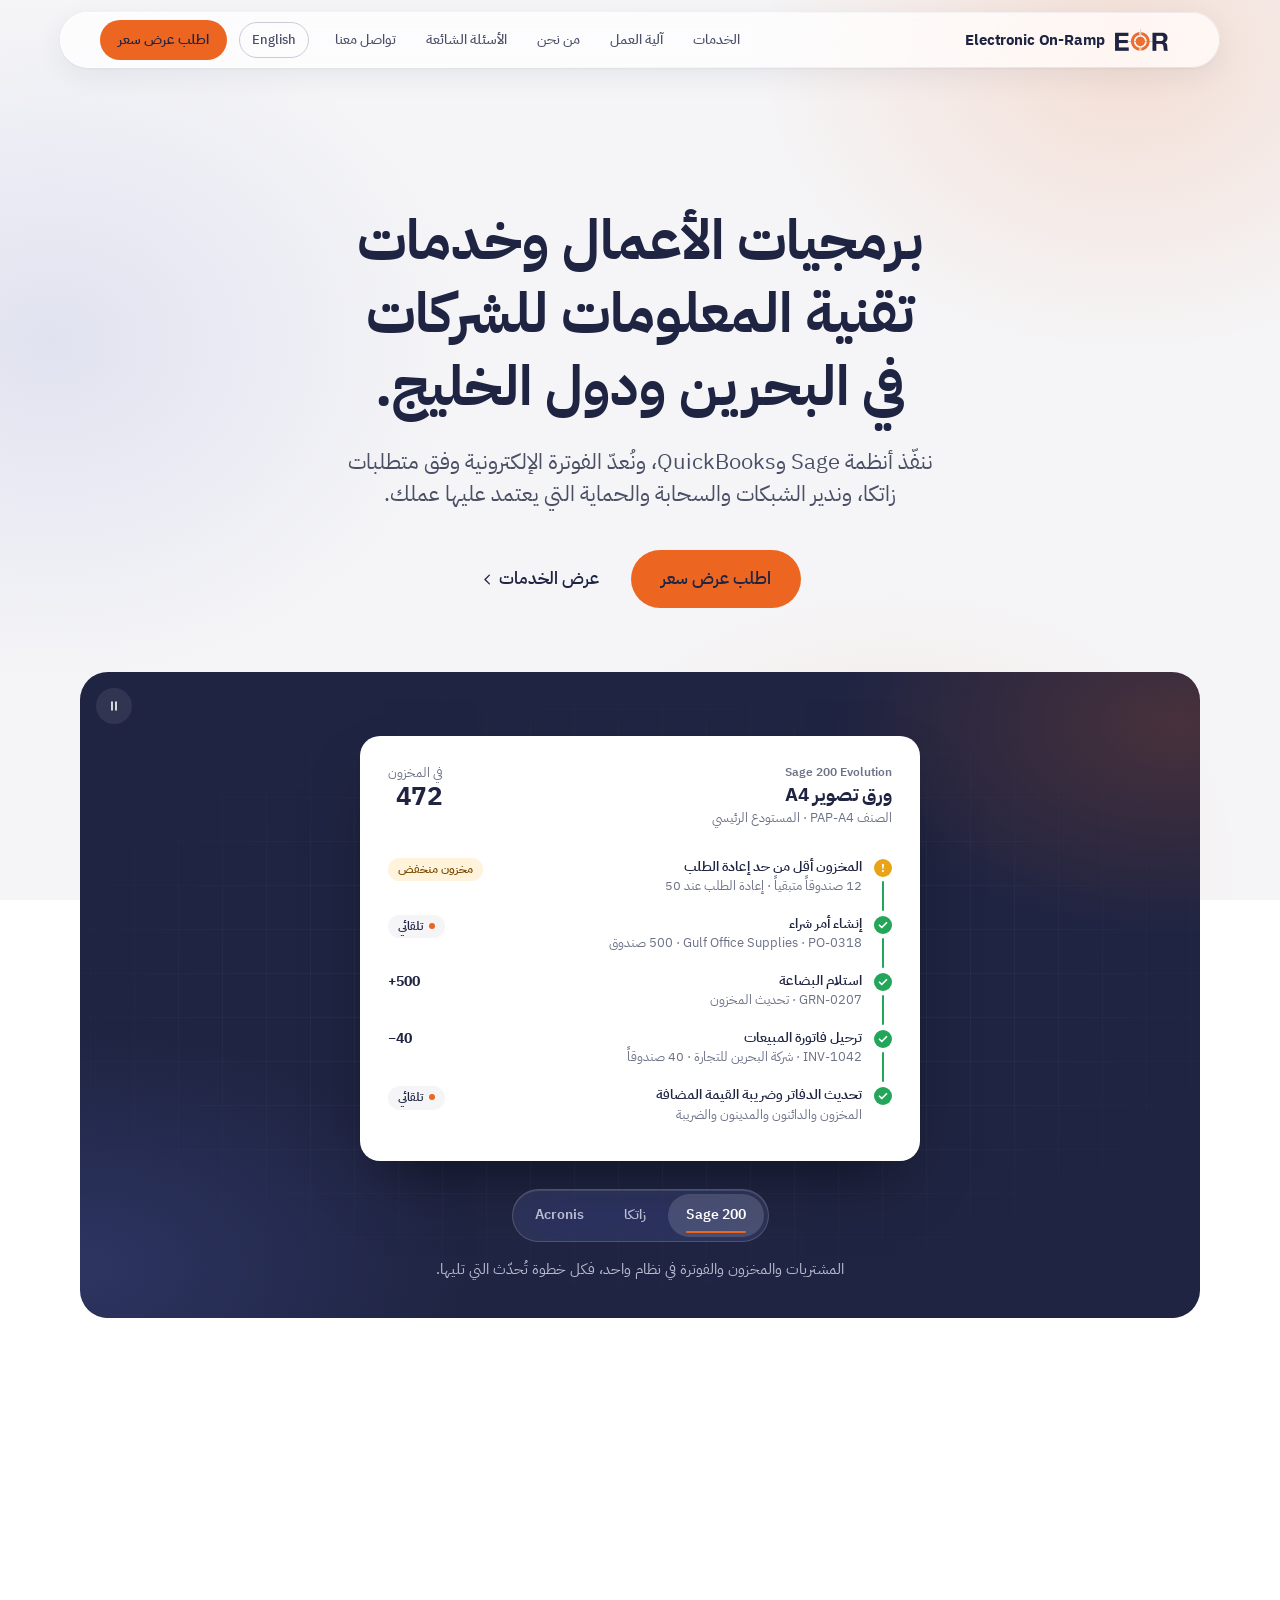
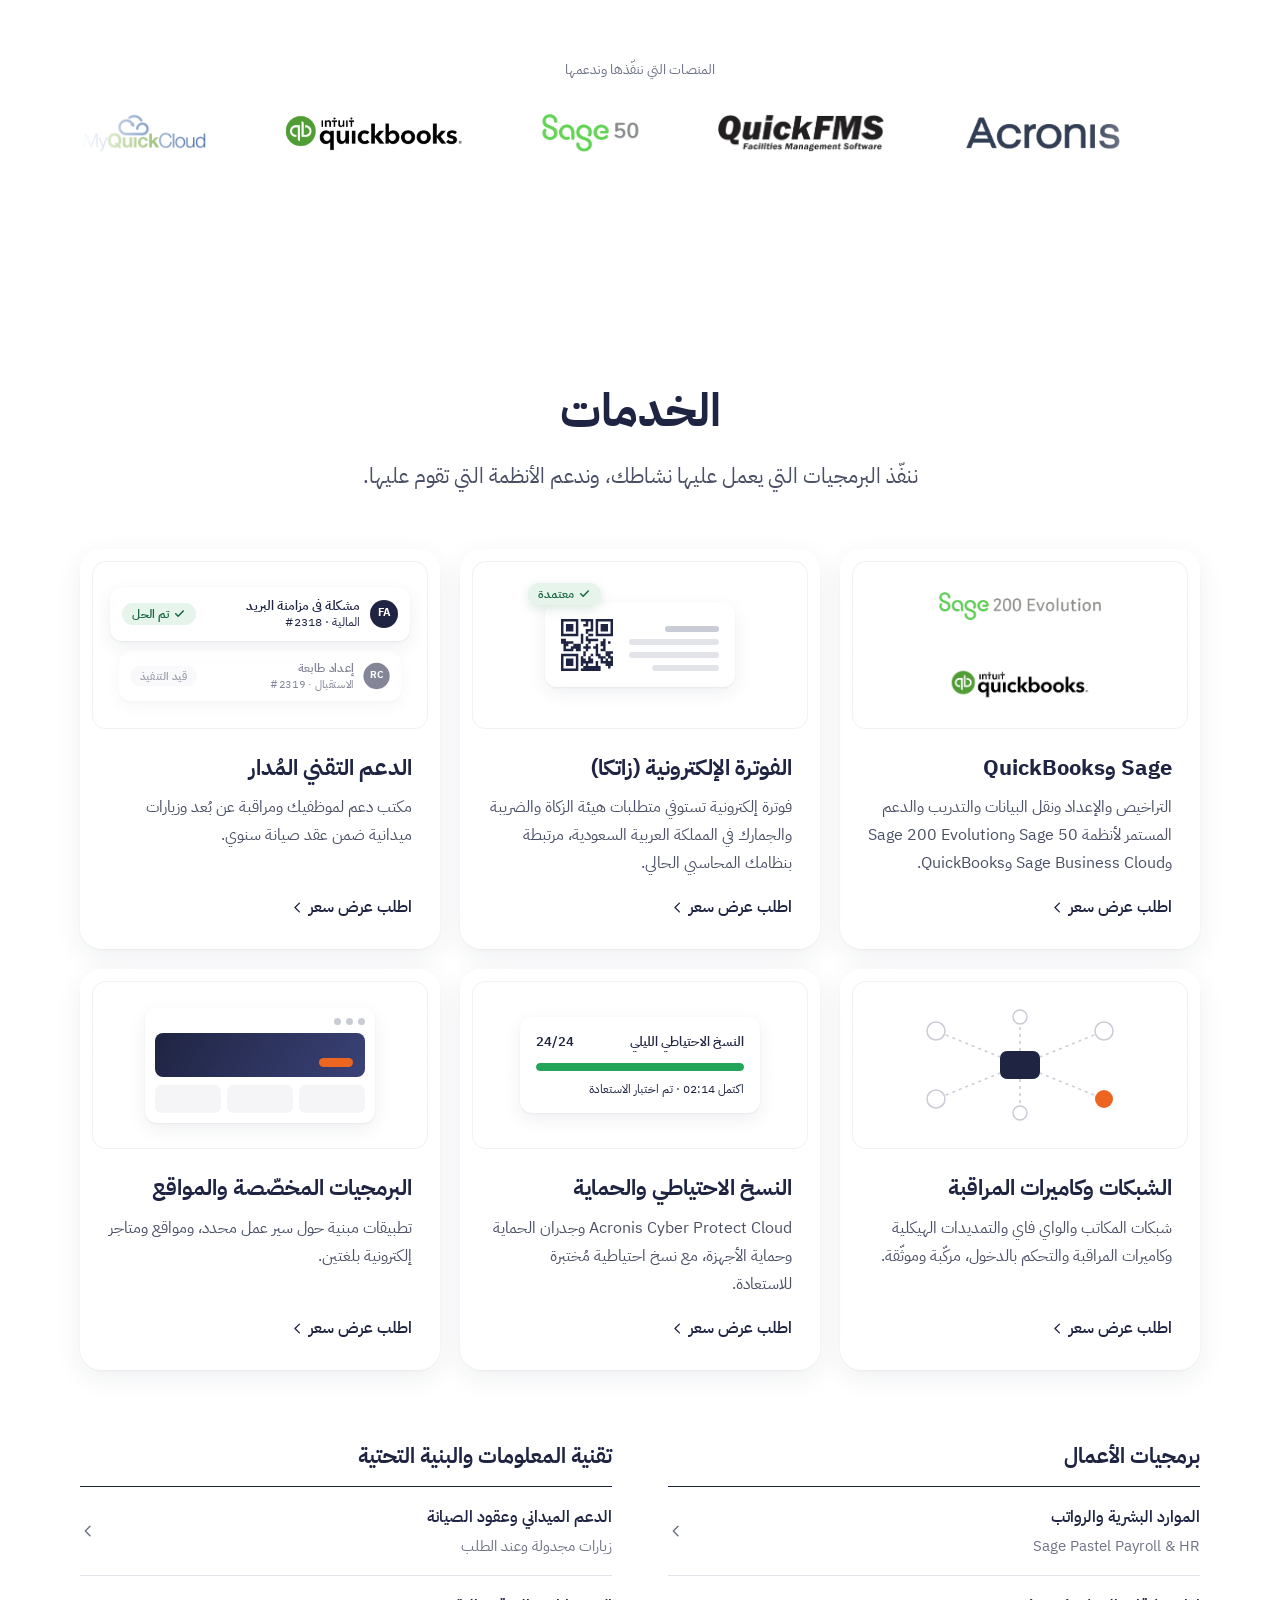
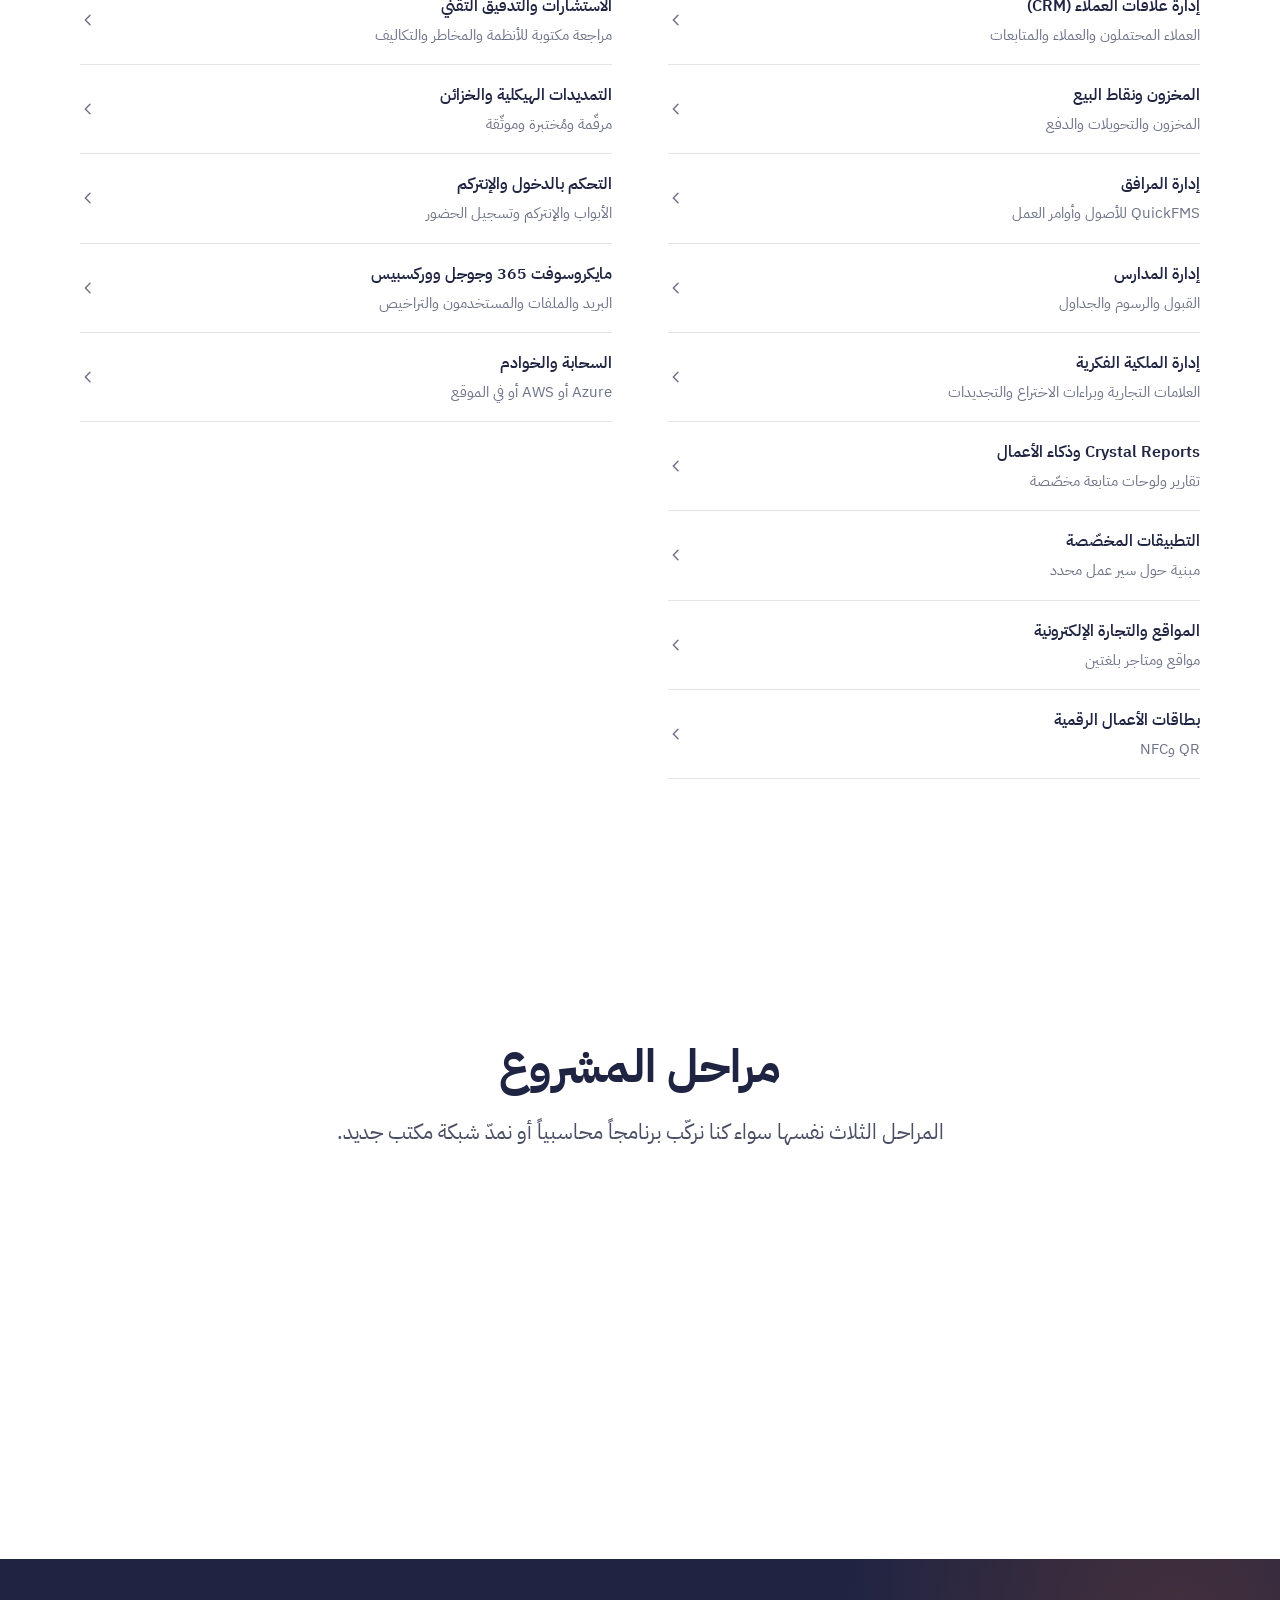
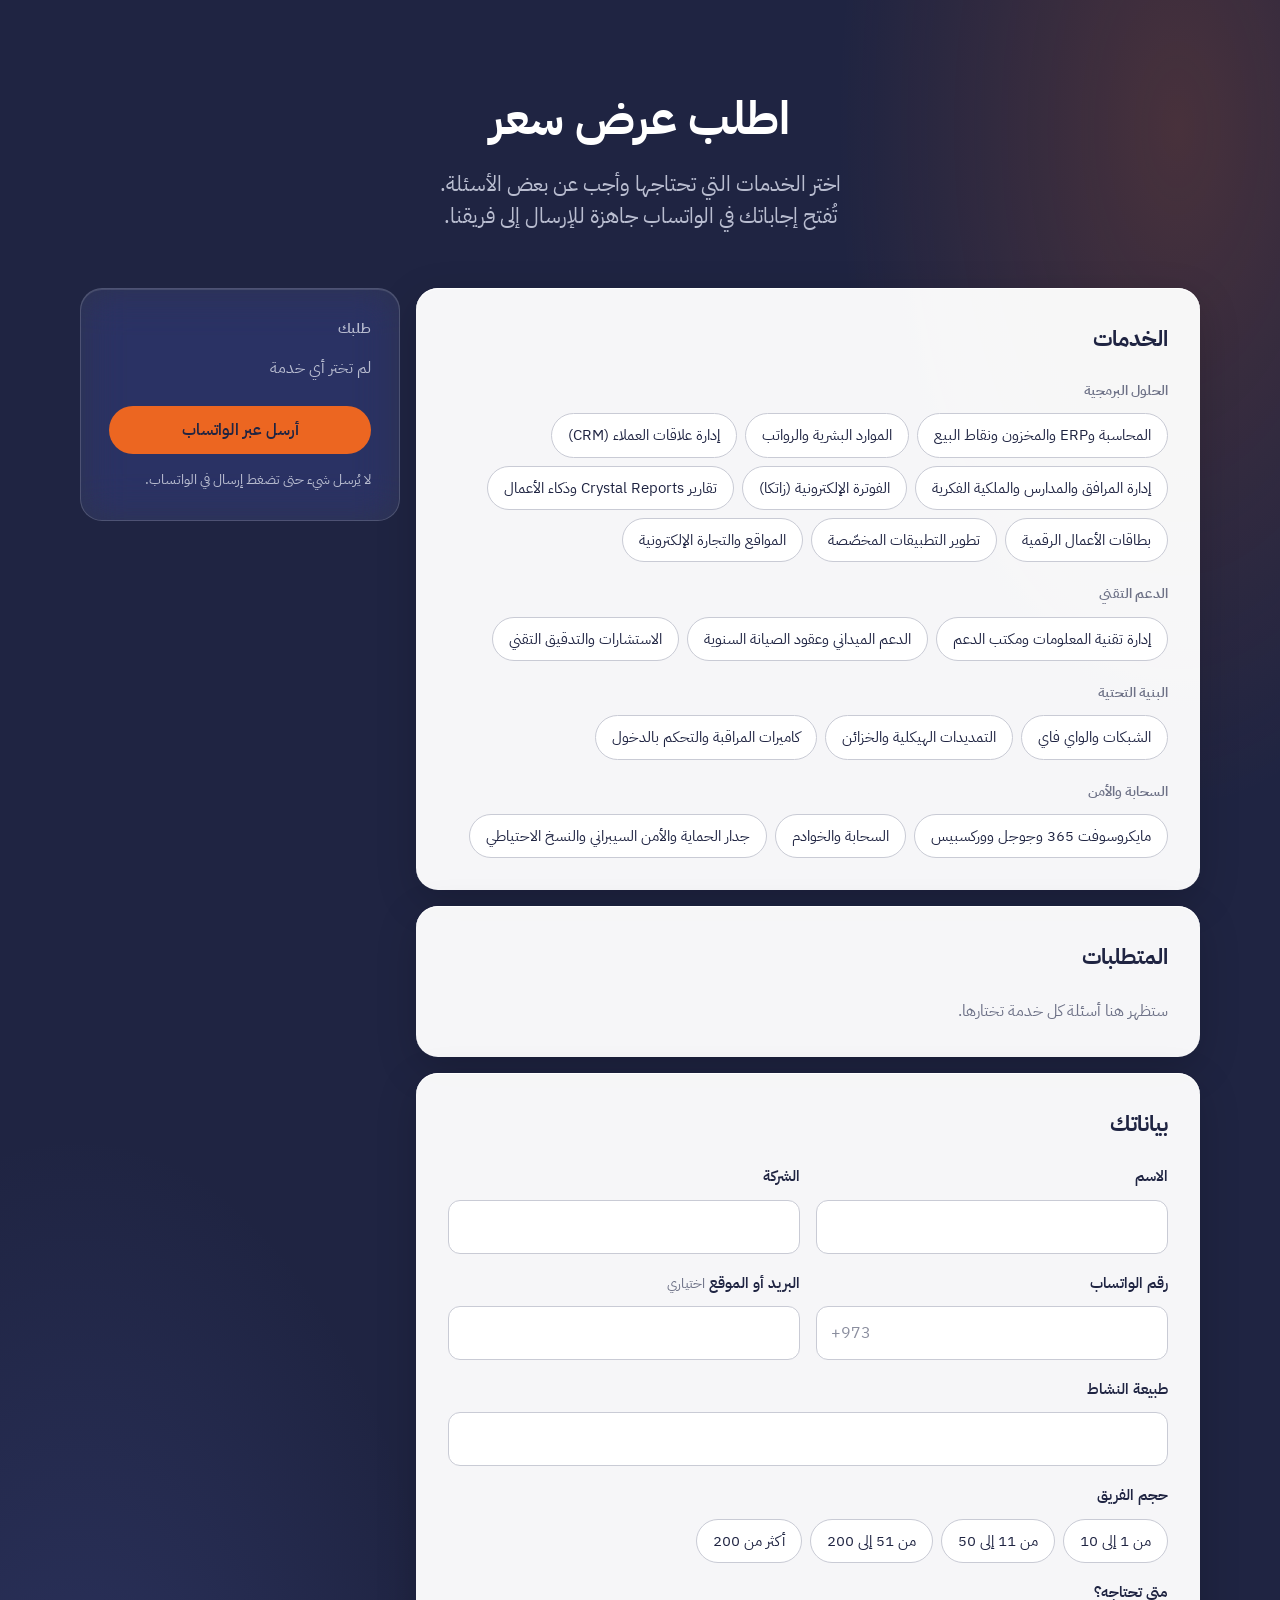
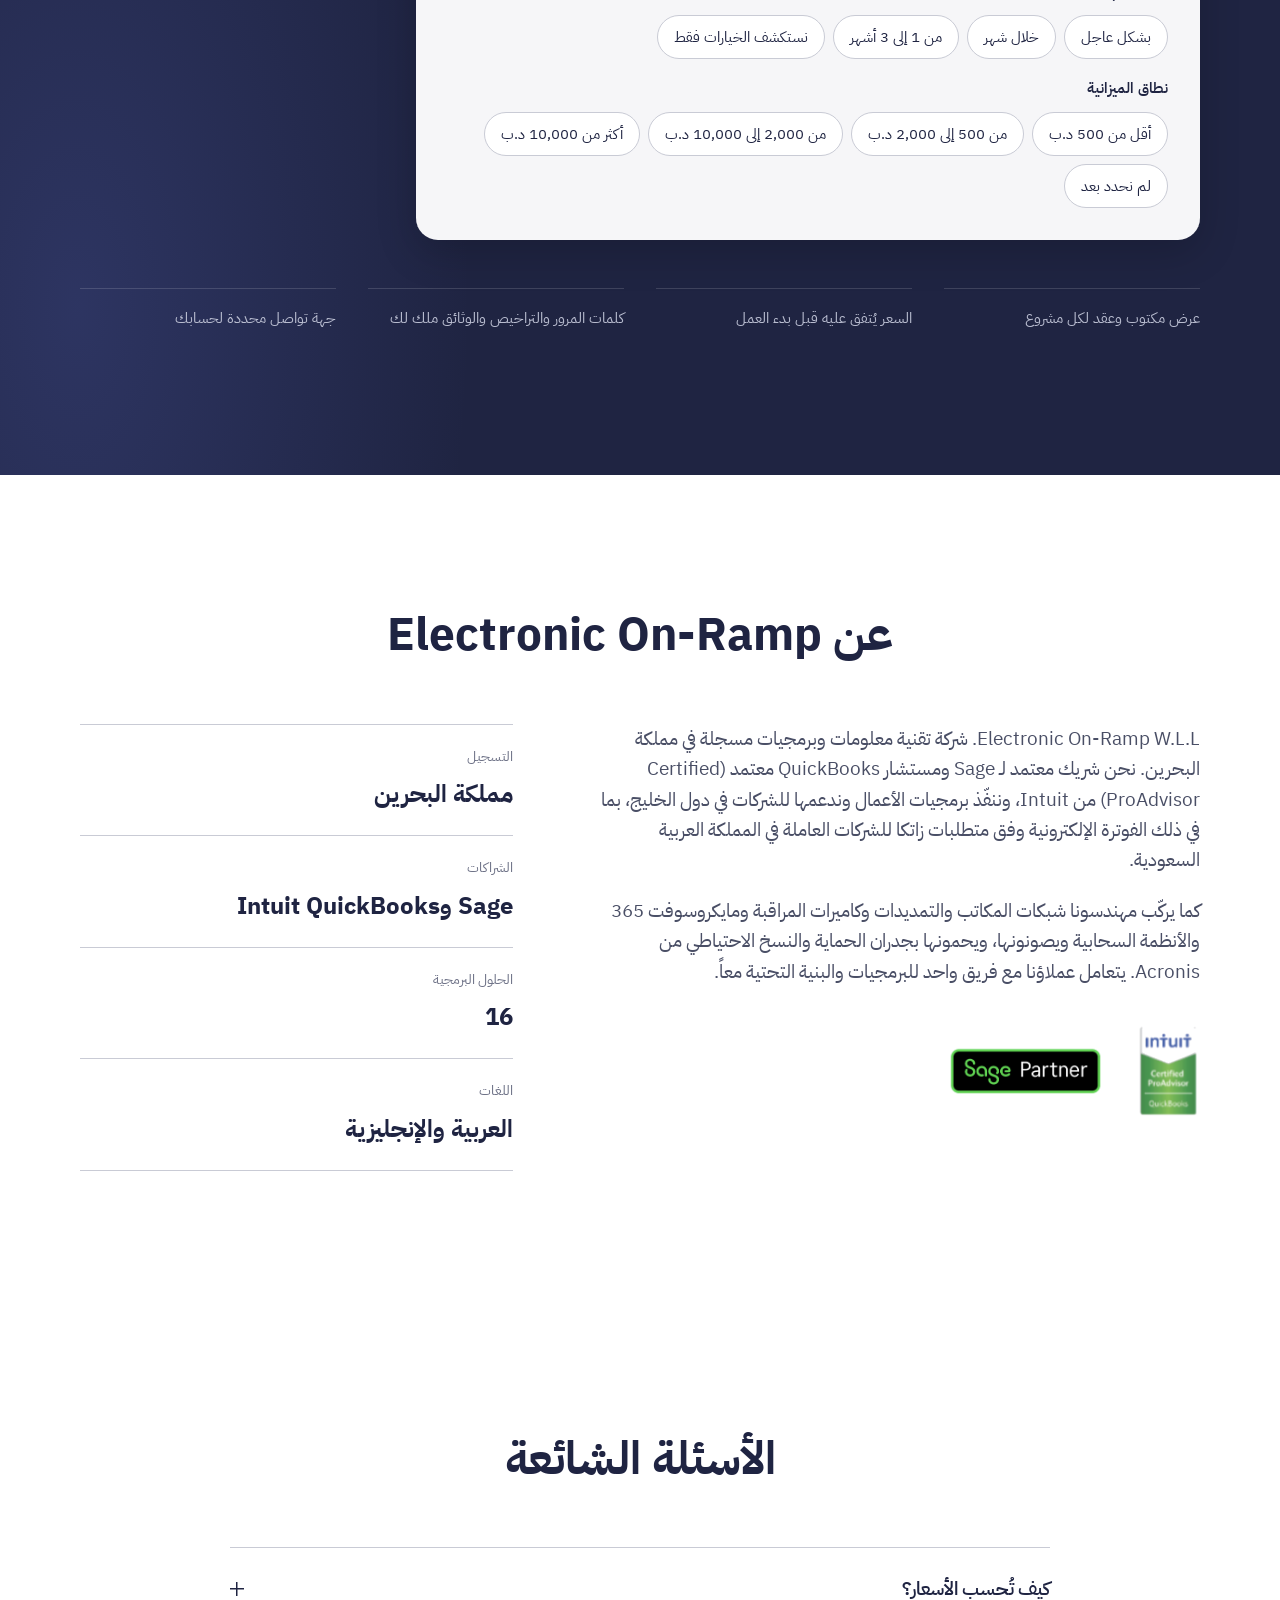
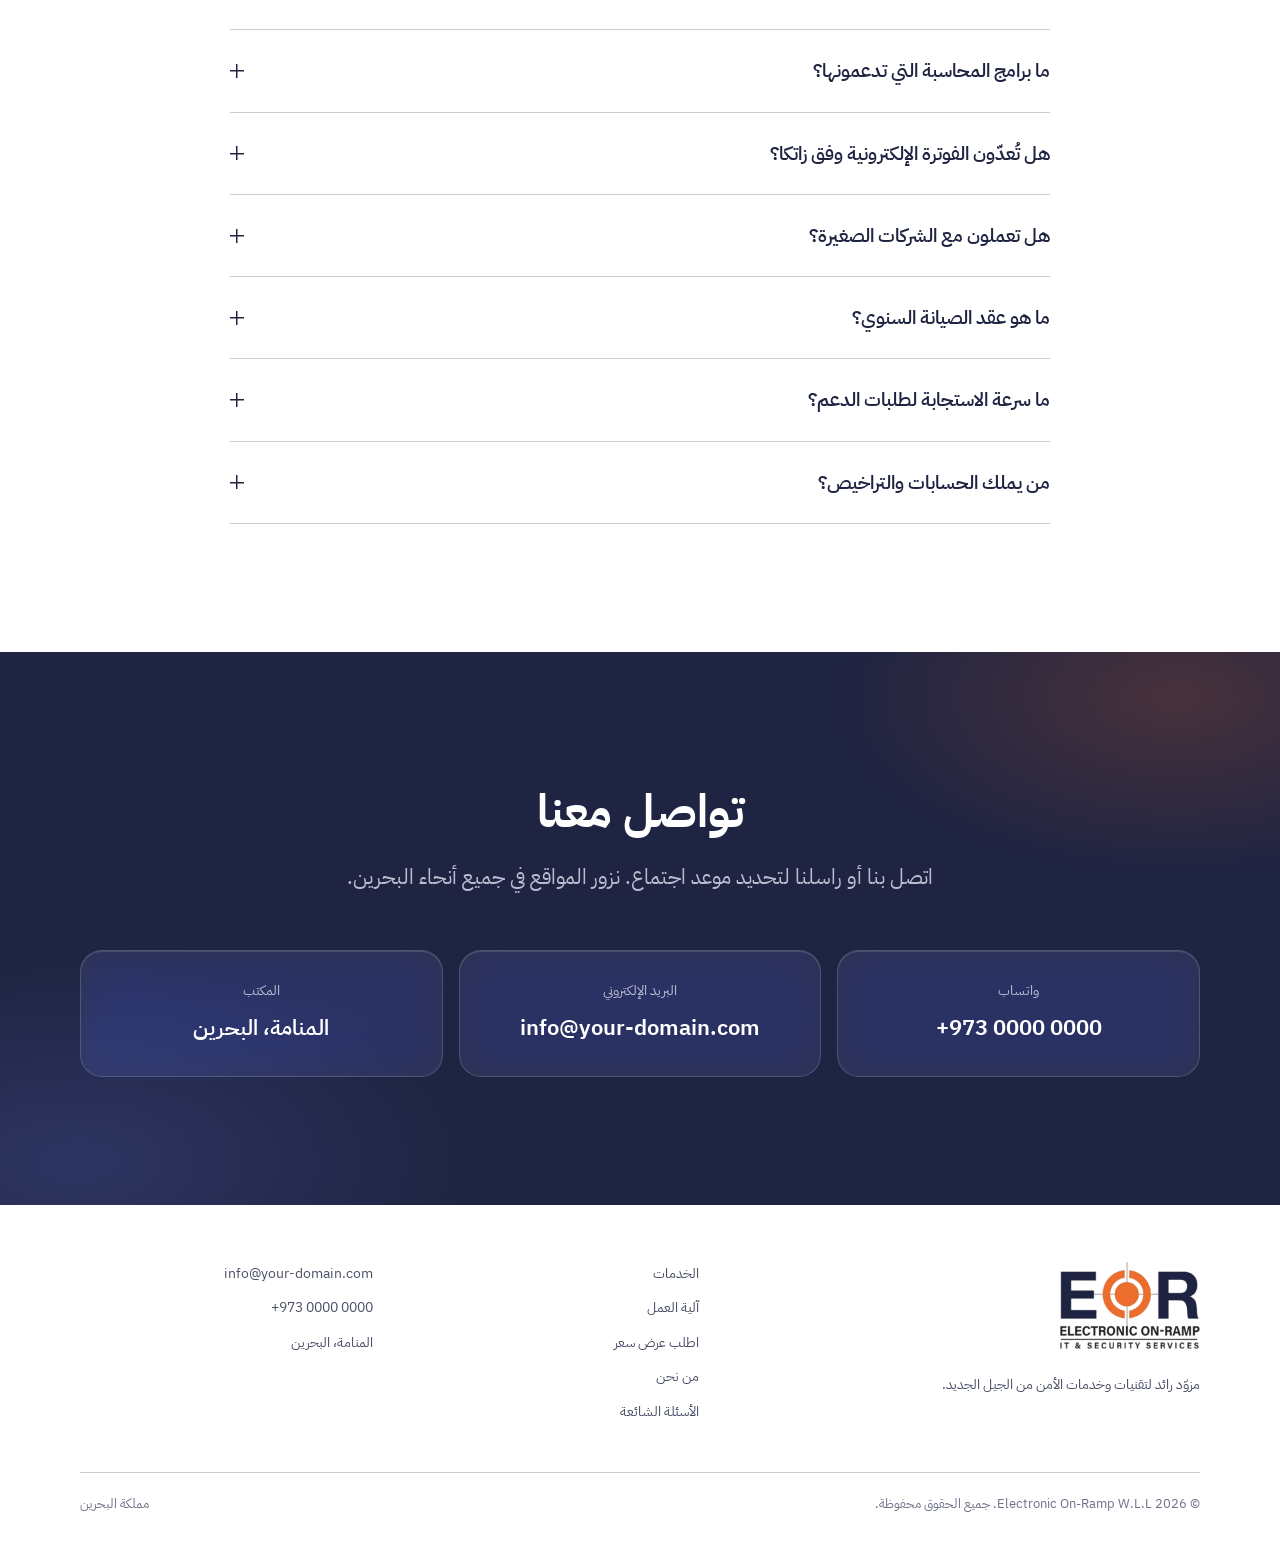
<file: ar/index.html>
<!doctype html>
<html lang="ar" dir="rtl" translate="no">
<head>
<meta charset="utf-8">
<meta name="google" content="notranslate">
<meta name="viewport" content="width=device-width, initial-scale=1, viewport-fit=cover">
<title>Electronic On-Ramp W.L.L. | خدمات تقنية المعلومات والأمن وبرامج المحاسبة وERP</title>
<meta name="description" content="Electronic On-Ramp W.L.L. مزوّد رائد لتقنيات وخدمات الأمن من الجيل الجديد. شريك Sage وQuickBooks للمحاسبة وERP والرواتب وCRM، إلى جانب الفوترة الإلكترونية (زاتكا) وAcronis Cyber Protect Cloud والشبكات والسحابة والبرمجيات المخصّصة.">
<link rel="canonical" href="https://electronic-onramp.vercel.app/ar/">
<link rel="alternate" hreflang="en" href="https://electronic-onramp.vercel.app/">
<link rel="alternate" hreflang="ar" href="https://electronic-onramp.vercel.app/ar/">
<link rel="alternate" hreflang="x-default" href="https://electronic-onramp.vercel.app/">
<meta name="theme-color" content="#FFFFFF">
<link rel="icon" href="/assets/icons/favicon-48.png" sizes="48x48" type="image/png">
<link rel="icon" href="/assets/icons/favicon-32.png" sizes="32x32" type="image/png">
<link rel="apple-touch-icon" href="/assets/icons/apple-touch-icon.png">
<link rel="manifest" href="/manifest.webmanifest">
<meta property="og:type" content="website">
<meta property="og:locale" content="ar_BH">
<meta property="og:site_name" content="Electronic On-Ramp W.L.L.">
<meta property="og:title" content="Electronic On-Ramp W.L.L. | خدمات تقنية المعلومات والأمن">
<meta property="og:description" content="مزوّد رائد لتقنيات وخدمات الأمن من الجيل الجديد.">
<meta property="og:url" content="https://electronic-onramp.vercel.app/ar/">
<meta property="og:image" content="https://electronic-onramp.vercel.app/assets/social/og-image.png">
<meta name="twitter:card" content="summary_large_image">
<link rel="preconnect" href="https://fonts.googleapis.com">
<link rel="preconnect" href="https://fonts.gstatic.com" crossorigin>
<link href="https://fonts.googleapis.com/css2?family=IBM+Plex+Sans+Arabic:wght@400;500;600;700&amp;family=DM+Sans:opsz,wght@9..40,400..700&amp;display=swap" rel="stylesheet">
<link rel="stylesheet" href="/styles.css?v=7">
</head>
<body>
<svg width="0" height="0" style="position:absolute" aria-hidden="true">
  <symbol id="i-qr" viewBox="0 0 21 21"><path d="M0 0h7v1h-7zM8 0h5v1h-5zM14 0h7v1h-7zM0 1h1v1h-1zM6 1h1v1h-1zM10 1h1v1h-1zM12 1h1v1h-1zM14 1h1v1h-1zM20 1h1v1h-1zM0 2h1v1h-1zM2 2h3v1h-3zM6 2h1v1h-1zM9 2h2v1h-2zM12 2h1v1h-1zM14 2h1v1h-1zM16 2h3v1h-3zM20 2h1v1h-1zM0 3h1v1h-1zM2 3h3v1h-3zM6 3h1v1h-1zM12 3h1v1h-1zM14 3h1v1h-1zM16 3h3v1h-3zM20 3h1v1h-1zM0 4h1v1h-1zM2 4h3v1h-3zM6 4h1v1h-1zM10 4h3v1h-3zM14 4h1v1h-1zM16 4h3v1h-3zM20 4h1v1h-1zM0 5h1v1h-1zM6 5h1v1h-1zM10 5h1v1h-1zM14 5h1v1h-1zM20 5h1v1h-1zM0 6h7v1h-7zM8 6h1v1h-1zM11 6h2v1h-2zM14 6h7v1h-7zM8 7h1v1h-1zM10 7h1v1h-1zM0 8h2v1h-2zM8 8h1v1h-1zM10 8h5v1h-5zM17 8h1v1h-1zM0 9h5v1h-5zM8 9h1v1h-1zM11 9h1v1h-1zM16 9h2v1h-2zM19 9h1v1h-1zM1 10h2v1h-2zM5 10h3v1h-3zM10 10h1v1h-1zM14 10h1v1h-1zM16 10h2v1h-2zM1 11h1v1h-1zM4 11h4v1h-4zM9 11h3v1h-3zM13 11h2v1h-2zM17 11h1v1h-1zM1 12h4v1h-4zM6 12h2v1h-2zM10 12h1v1h-1zM14 12h1v1h-1zM16 12h2v1h-2zM9 13h1v1h-1zM14 13h1v1h-1zM18 13h3v1h-3zM0 14h7v1h-7zM9 14h1v1h-1zM12 14h1v1h-1zM14 14h2v1h-2zM18 14h2v1h-2zM0 15h1v1h-1zM6 15h1v1h-1zM8 15h1v1h-1zM11 15h1v1h-1zM15 15h3v1h-3zM19 15h2v1h-2zM0 16h1v1h-1zM2 16h3v1h-3zM6 16h1v1h-1zM8 16h2v1h-2zM11 16h2v1h-2zM16 16h1v1h-1zM18 16h1v1h-1zM20 16h1v1h-1zM0 17h1v1h-1zM2 17h3v1h-3zM6 17h1v1h-1zM8 17h5v1h-5zM14 17h1v1h-1zM16 17h5v1h-5zM0 18h1v1h-1zM2 18h3v1h-3zM6 18h1v1h-1zM8 18h1v1h-1zM10 18h1v1h-1zM14 18h1v1h-1zM18 18h3v1h-3zM0 19h1v1h-1zM6 19h1v1h-1zM9 19h7v1h-7zM19 19h1v1h-1zM0 20h7v1h-7zM8 20h8v1h-8z"/></symbol>
  <symbol id="i-check" viewBox="0 0 24 24"><path d="M5 12.5l4.5 4.5L19 7.5"/></symbol>
  <symbol id="i-device" viewBox="0 0 24 24"><rect x="3" y="4.5" width="18" height="12" rx="2"/><path d="M8.5 20h7M12 16.5V20"/></symbol>
  <symbol id="i-shield" viewBox="0 0 48 48"><path pathLength="1" d="M24 4l16 6v12c0 10.5-6.8 18.6-16 22-9.2-3.4-16-11.5-16-22V10z"/><path pathLength="1" d="M16.5 24.5l5 5 10-10.5"/></symbol>
  <symbol id="i-pause" viewBox="0 0 24 24"><path d="M9 6v12M15 6v12"/></symbol>
  <symbol id="i-play" viewBox="0 0 24 24"><path d="M8 5.5v13l10.5-6.5z"/></symbol>
  <symbol id="i-chevron" viewBox="0 0 24 24"><path d="M9 5l7 7-7 7"/></symbol>
</svg>

<a class="skip" href="#main">انتقل إلى المحتوى</a>

<header class="site-header" id="top">
  <div class="wrap header-inner">
    <a class="brand" href="#top" aria-label="Electronic On-Ramp W.L.L.، الصفحة الرئيسية">
      <img class="brand-mark" src="/assets/brand/eor-mark.png" width="418" height="172" alt="">
      <span class="brand-name" dir="ltr">Electronic On-Ramp</span>
    </a>
    <nav class="nav" id="nav" aria-label="القائمة الرئيسية">
      <span class="nav-ind" aria-hidden="true"></span>
      <a href="#services">الخدمات</a>
      <a href="#process">آلية العمل</a>
      <a href="#about">من نحن</a>
      <a href="#faq">الأسئلة الشائعة</a>
      <a href="#contact">تواصل معنا</a>
      <a class="lang-switch" href="/" hreflang="en" lang="en">English</a>
      <a class="btn btn-primary nav-cta" href="#start">اطلب عرض سعر</a>
    </nav>
    <div class="header-actions">
      <a class="btn btn-primary btn-sm" href="#start">اطلب عرض سعر</a>
      <button class="icon-btn nav-toggle" type="button" aria-controls="nav" aria-expanded="false" aria-label="فتح القائمة"><svg class="icon burger" viewBox="0 0 24 24" aria-hidden="true"><path d="M4 8h16"/><path d="M4 16h16"/></svg></button>
    </div>
  </div>
</header>

<main id="main">
  <!-- HERO -->
  <section class="hero">
    <div class="wrap">
      <h1>برمجيات الأعمال وخدمات تقنية المعلومات للشركات في البحرين ودول الخليج.</h1>
      <p class="lead">ننفّذ أنظمة Sage وQuickBooks، ونُعدّ الفوترة الإلكترونية وفق متطلبات زاتكا، وندير الشبكات والسحابة والحماية التي يعتمد عليها عملك.</p>
      <div class="hero-cta">
        <a class="btn btn-primary btn-lg" href="#start">اطلب عرض سعر</a>
        <a class="link-more" href="#services">عرض الخدمات<svg class="icon" aria-hidden="true"><use href="#i-chevron"/></svg></a>
      </div>
    </div>
    <div class="stage-pin">
    <div class="hero-stage" data-demo role="region" aria-label="كيف نساعدك، في ثلاث رسوم متحركة قصيرة">
      <div class="demo-window" aria-hidden="true">
        <div class="demo-scene s-sage" data-scene>
          <div class="ds-head">
            <div><p class="ds-app">Sage 200 Evolution</p><p class="ds-title">ورق تصوير A4</p><p class="ds-sub">الصنف <span dir="ltr">PAP-A4</span> · المستودع الرئيسي</p></div>
            <div class="sg-stock"><p class="ds-sub">في المخزون</p><p class="sg-num" dir="ltr"></p></div>
          </div>
          <ol class="sg-flow">
            <li class="sg-alert" style="--t:.4s"><span class="sg-dot"><b>!</b></span><div><p class="sg-t">المخزون أقل من حد إعادة الطلب</p><p class="ds-sub"><span dir="ltr">12</span> صندوقاً متبقياً · إعادة الطلب عند <span dir="ltr">50</span></p></div><span class="sg-tag warn">مخزون منخفض</span></li>
            <li style="--t:1.6s"><span class="sg-dot"><svg class="icon"><use href="#i-check"/></svg></span><div><p class="sg-t">إنشاء أمر شراء</p><p class="ds-sub"><span dir="ltr">PO-0318</span> · Gulf Office Supplies · <span dir="ltr">500</span> صندوق</p></div><span class="sg-tag auto">تلقائي</span></li>
            <li style="--t:3.4s"><span class="sg-dot"><svg class="icon"><use href="#i-check"/></svg></span><div><p class="sg-t">استلام البضاعة</p><p class="ds-sub"><span dir="ltr">GRN-0207</span> · تحديث المخزون</p></div><span class="sg-val" dir="ltr">+500</span></li>
            <li style="--t:5s"><span class="sg-dot"><svg class="icon"><use href="#i-check"/></svg></span><div><p class="sg-t">ترحيل فاتورة المبيعات</p><p class="ds-sub"><span dir="ltr">INV-1042</span> · شركة البحرين للتجارة · <span dir="ltr">40</span> صندوقاً</p></div><span class="sg-val" dir="ltr">−40</span></li>
            <li style="--t:6.4s"><span class="sg-dot"><svg class="icon"><use href="#i-check"/></svg></span><div><p class="sg-t">تحديث الدفاتر وضريبة القيمة المضافة</p><p class="ds-sub">المخزون والدائنون والمدينون والضريبة</p></div><span class="sg-tag auto">تلقائي</span></li>
          </ol>
        </div>

        <div class="demo-scene s-zatca" data-scene>
          <div class="ds-head"><div><p class="ds-app">الفوترة الإلكترونية · زاتكا</p><p class="ds-title">فاتورة ضريبية</p></div></div>
          <div class="z-flow">
            <div class="z-doc">
              <p class="ds-sub">INV-1042</p>
              <p class="z-amt" dir="ltr">BHD 1,243.000</p>
              <span class="z-lines"><i></i><i></i><i></i></span>
            </div>
            <div class="z-link"><i class="z-line"></i><i class="z-dot"></i></div>
            <div class="z-node">
              <svg class="z-qr"><use href="#i-qr"/></svg>
              <span class="ds-badge"><span class="b-draft">جارٍ الإرسال…</span><span class="b-done"><svg class="icon"><use href="#i-check"/></svg>معتمدة</span></span>
              <p class="ds-sub z-time">اعتُمدت الساعة <span dir="ltr">14:02</span></p>
            </div>
          </div>
          <ol class="z-steps">
            <li style="--t:1s"><svg class="icon"><use href="#i-check"/></svg>إنشاء ملف XML</li>
            <li style="--t:2.2s"><svg class="icon"><use href="#i-check"/></svg>التوقيع الرقمي</li>
            <li style="--t:3.75s"><svg class="icon"><use href="#i-check"/></svg>الاعتماد من زاتكا</li>
          </ol>
        </div>

        <div class="demo-scene s-acronis" data-scene>
          <div class="ds-head">
            <div class="a-sum">
              <svg class="a-shield"><use href="#i-shield"/></svg>
              <div><p class="ds-app">Acronis Cyber Protect</p><p class="ds-title"><span class="a-count" dir="ltr"></span> من 24 جهازاً محمياً</p></div>
            </div>
          </div>
          <ul class="a-grid">
            <li style="--i:0"><svg class="icon"><use href="#i-device"/></svg><svg class="icon a-tick"><use href="#i-check"/></svg></li>
            <li style="--i:1"><svg class="icon"><use href="#i-device"/></svg><svg class="icon a-tick"><use href="#i-check"/></svg></li>
            <li style="--i:2"><svg class="icon"><use href="#i-device"/></svg><svg class="icon a-tick"><use href="#i-check"/></svg></li>
            <li style="--i:3"><svg class="icon"><use href="#i-device"/></svg><svg class="icon a-tick"><use href="#i-check"/></svg></li>
            <li style="--i:4"><svg class="icon"><use href="#i-device"/></svg><svg class="icon a-tick"><use href="#i-check"/></svg></li>
            <li style="--i:5"><svg class="icon"><use href="#i-device"/></svg><svg class="icon a-tick"><use href="#i-check"/></svg></li>
            <li style="--i:6"><svg class="icon"><use href="#i-device"/></svg><svg class="icon a-tick"><use href="#i-check"/></svg></li>
            <li style="--i:7"><svg class="icon"><use href="#i-device"/></svg><svg class="icon a-tick"><use href="#i-check"/></svg></li>
            <li style="--i:8"><svg class="icon"><use href="#i-device"/></svg><svg class="icon a-tick"><use href="#i-check"/></svg></li>
            <li style="--i:9"><svg class="icon"><use href="#i-device"/></svg><svg class="icon a-tick"><use href="#i-check"/></svg></li>
            <li style="--i:10"><svg class="icon"><use href="#i-device"/></svg><svg class="icon a-tick"><use href="#i-check"/></svg></li>
            <li style="--i:11"><svg class="icon"><use href="#i-device"/></svg><svg class="icon a-tick"><use href="#i-check"/></svg></li>
            <li style="--i:12"><svg class="icon"><use href="#i-device"/></svg><svg class="icon a-tick"><use href="#i-check"/></svg></li>
            <li style="--i:13"><svg class="icon"><use href="#i-device"/></svg><svg class="icon a-tick"><use href="#i-check"/></svg></li>
            <li style="--i:14"><svg class="icon"><use href="#i-device"/></svg><svg class="icon a-tick"><use href="#i-check"/></svg></li>
            <li style="--i:15"><svg class="icon"><use href="#i-device"/></svg><svg class="icon a-tick"><use href="#i-check"/></svg></li>
            <li style="--i:16"><svg class="icon"><use href="#i-device"/></svg><svg class="icon a-tick"><use href="#i-check"/></svg></li>
            <li style="--i:17"><svg class="icon"><use href="#i-device"/></svg><svg class="icon a-tick"><use href="#i-check"/></svg></li>
            <li style="--i:18"><svg class="icon"><use href="#i-device"/></svg><svg class="icon a-tick"><use href="#i-check"/></svg></li>
            <li style="--i:19"><svg class="icon"><use href="#i-device"/></svg><svg class="icon a-tick"><use href="#i-check"/></svg></li>
            <li style="--i:20"><svg class="icon"><use href="#i-device"/></svg><svg class="icon a-tick"><use href="#i-check"/></svg></li>
            <li style="--i:21"><svg class="icon"><use href="#i-device"/></svg><svg class="icon a-tick"><use href="#i-check"/></svg></li>
            <li style="--i:22"><svg class="icon"><use href="#i-device"/></svg><svg class="icon a-tick"><use href="#i-check"/></svg></li>
            <li style="--i:23"><svg class="icon"><use href="#i-device"/></svg><svg class="icon a-tick"><use href="#i-check"/></svg></li>
          </ul>
          <p class="ds-sub a-foot">آخر نسخة احتياطية <span dir="ltr">02:00</span> · اليوم</p>
        </div>
      </div>

      <div class="demo-controls">
        <div class="demo-tabs">
          <button type="button" data-tab aria-pressed="true" style="--scene:9.5s">Sage 200<i></i></button>
          <button type="button" data-tab aria-pressed="false">زاتكا<i></i></button>
          <button type="button" data-tab aria-pressed="false">Acronis<i></i></button>
        </div>
        <button type="button" class="demo-pause" aria-pressed="false" aria-label="إيقاف الحركة مؤقتاً"><svg class="icon i-pause" aria-hidden="true"><use href="#i-pause"/></svg><svg class="icon i-play" aria-hidden="true"><use href="#i-play"/></svg></button>
      </div>
      <p class="demo-cap" data-cap>المشتريات والمخزون والفوترة في نظام واحد، فكل خطوة تُحدّث التي تليها.</p>
      <p class="demo-cap" data-cap hidden>فواتير تُصدر وتُوقَّع وتُعتمد تلقائياً.</p>
      <p class="demo-cap" data-cap hidden>كل جهاز محفوظ احتياطياً ومحمي، كل ليلة.</p>
    </div>
    </div>
  </section>

  <!-- PARTNER LOGOS -->
  <section class="partners" aria-labelledby="partners-label">
    <div class="wrap">
      <p class="partners-label" id="partners-label">المنصات التي ننفّذها وندعمها</p>
      <div class="marquee">
        <div class="marquee-track">
          <ul>
          <li><img src="/assets/partners/myquickcloud.png" width="276" height="94" alt="MyQuickCloud" loading="lazy" decoding="async"></li>
          <li><img src="/assets/partners/quickbooks.png" width="313" height="74" alt="Intuit QuickBooks" loading="lazy" decoding="async"></li>
          <li><img src="/assets/partners/sage-50.png" width="246" height="105" alt="Sage 50" loading="lazy" decoding="async"></li>
          <li><img src="/assets/partners/quickfms.png" width="351" height="89" alt="QuickFMS Facilities Management Software" loading="lazy" decoding="async"></li>
          <li><img src="/assets/partners/acronis.png" width="219" height="58" alt="Acronis" loading="lazy" decoding="async"></li>
          <li><img src="/assets/partners/sage-200-evolution.png" width="432" height="87" alt="Sage 200 Evolution" loading="lazy" decoding="async"></li>
          <li><img src="/assets/partners/quickbooks-online.png" width="312" height="106" alt="Intuit QuickBooks Online" loading="lazy" decoding="async"></li>
          <li><img src="/assets/partners/sage-pastel-payroll.png" width="237" height="107" alt="Sage Pastel Payroll &amp; HR" loading="lazy" decoding="async"></li>
          <li><img src="/assets/partners/freelife.png" width="311" height="149" alt="FreeLife" loading="lazy" decoding="async"></li>
          <li><img src="/assets/partners/sage-business-cloud.png" width="332" height="113" alt="Sage Business Cloud Accounting" loading="lazy" decoding="async"></li>
          </ul>
          <ul aria-hidden="true">
          <li><img src="/assets/partners/myquickcloud.png" width="276" height="94" alt="" loading="lazy" decoding="async"></li>
          <li><img src="/assets/partners/quickbooks.png" width="313" height="74" alt="" loading="lazy" decoding="async"></li>
          <li><img src="/assets/partners/sage-50.png" width="246" height="105" alt="" loading="lazy" decoding="async"></li>
          <li><img src="/assets/partners/quickfms.png" width="351" height="89" alt="" loading="lazy" decoding="async"></li>
          <li><img src="/assets/partners/acronis.png" width="219" height="58" alt="" loading="lazy" decoding="async"></li>
          <li><img src="/assets/partners/sage-200-evolution.png" width="432" height="87" alt="" loading="lazy" decoding="async"></li>
          <li><img src="/assets/partners/quickbooks-online.png" width="312" height="106" alt="" loading="lazy" decoding="async"></li>
          <li><img src="/assets/partners/sage-pastel-payroll.png" width="237" height="107" alt="" loading="lazy" decoding="async"></li>
          <li><img src="/assets/partners/freelife.png" width="311" height="149" alt="" loading="lazy" decoding="async"></li>
          <li><img src="/assets/partners/sage-business-cloud.png" width="332" height="113" alt="" loading="lazy" decoding="async"></li>
          </ul>
        </div>
      </div>
    </div>
  </section>

  <!-- SERVICES -->
  <section class="section" id="services">
    <div class="wrap">
      <header class="sec-head">
        <h2>الخدمات</h2>
        <p>ننفّذ البرمجيات التي يعمل عليها نشاطك، وندعم الأنظمة التي تقوم عليها.</p>
      </header>

      <div class="features">
        <article class="feature">
          <div class="fv fv-logos"><img src="/assets/partners/sage-200-evolution.png" width="432" height="87" alt="Sage 200 Evolution" loading="lazy"><img src="/assets/partners/quickbooks.png" width="313" height="74" alt="Intuit QuickBooks" loading="lazy"></div>
          <h3>Sage وQuickBooks</h3>
          <p>التراخيص والإعداد ونقل البيانات والتدريب والدعم المستمر لأنظمة Sage 50 وSage 200 Evolution وSage Business Cloud وQuickBooks.</p>
          <a class="link-more" href="#start" data-pick="acct">اطلب عرض سعر<svg class="icon" aria-hidden="true"><use href="#i-chevron"/></svg></a>
        </article>
        <article class="feature">
          <div class="fv fv-zatca" aria-hidden="true"><div class="fv-doc fv-card"><span class="fv-lines"><i></i><i></i><i></i><i></i></span><svg class="fv-qr"><use href="#i-qr"/></svg></div><span class="fv-ok"><svg class="icon"><use href="#i-check"/></svg>معتمدة</span></div>
          <h3>الفوترة الإلكترونية (زاتكا)</h3>
          <p>فوترة إلكترونية تستوفي متطلبات هيئة الزكاة والضريبة والجمارك في المملكة العربية السعودية، مرتبطة بنظامك المحاسبي الحالي.</p>
          <a class="link-more" href="#start" data-pick="zatca">اطلب عرض سعر<svg class="icon" aria-hidden="true"><use href="#i-chevron"/></svg></a>
        </article>
        <article class="feature">
          <div class="fv fv-ticket" aria-hidden="true"><div class="fv-row fv-card"><span class="fv-av" dir="ltr">FA</span><div><p>مشكلة في مزامنة البريد</p><p class="fv-s">المالية · <span dir="ltr">#2318</span></p></div><span class="fv-ok"><svg class="icon"><use href="#i-check"/></svg>تم الحل</span></div><div class="fv-row fv-card dim"><span class="fv-av" dir="ltr">RC</span><div><p>إعداد طابعة</p><p class="fv-s">الاستقبال · <span dir="ltr">#2319</span></p></div><span class="fv-wait">قيد التنفيذ</span></div></div>
          <h3>الدعم التقني المُدار</h3>
          <p>مكتب دعم لموظفيك ومراقبة عن بُعد وزيارات ميدانية ضمن عقد صيانة سنوي.</p>
          <a class="link-more" href="#start" data-pick="support">اطلب عرض سعر<svg class="icon" aria-hidden="true"><use href="#i-chevron"/></svg></a>
        </article>
        <article class="feature">
          <div class="fv fv-net"><svg viewBox="0 0 240 120" aria-hidden="true"><line x1="120" y1="60" x2="36" y2="26"/><line x1="120" y1="60" x2="36" y2="94"/><line x1="120" y1="60" x2="204" y2="26"/><line x1="120" y1="60" x2="204" y2="94"/><line x1="120" y1="60" x2="120" y2="12"/><line x1="120" y1="60" x2="120" y2="108"/><circle class="n" cx="36" cy="26" r="9"/><circle class="n" cx="36" cy="94" r="9"/><circle class="n" cx="204" cy="26" r="9"/><circle class="cam" cx="204" cy="94" r="9"/><circle class="n" cx="120" cy="12" r="7"/><circle class="n" cx="120" cy="108" r="7"/><rect class="hub" x="100" y="46" width="40" height="28" rx="7"/></svg></div>
          <h3>الشبكات وكاميرات المراقبة</h3>
          <p>شبكات المكاتب والواي فاي والتمديدات الهيكلية وكاميرات المراقبة والتحكم بالدخول، مركّبة وموثّقة.</p>
          <a class="link-more" href="#start" data-pick="network">اطلب عرض سعر<svg class="icon" aria-hidden="true"><use href="#i-chevron"/></svg></a>
        </article>
        <article class="feature">
          <div class="fv fv-backup" aria-hidden="true"><div class="fv-card"><p class="fv-bh"><span>النسخ الاحتياطي الليلي</span><span dir="ltr">24/24</span></p><span class="fv-bar"><i></i></span><p class="fv-s">اكتمل <span dir="ltr">02:14</span> · تم اختبار الاستعادة</p></div></div>
          <h3>النسخ الاحتياطي والحماية</h3>
          <p>Acronis Cyber Protect Cloud وجدران الحماية وحماية الأجهزة، مع نسخ احتياطية مُختبرة للاستعادة.</p>
          <a class="link-more" href="#start" data-pick="cyber">اطلب عرض سعر<svg class="icon" aria-hidden="true"><use href="#i-chevron"/></svg></a>
        </article>
        <article class="feature">
          <div class="fv fv-web" aria-hidden="true"><div class="fv-browser fv-card"><span class="fv-chrome"><i></i><i></i><i></i></span><span class="fv-hero"></span><span class="fv-cols"><i></i><i></i><i></i></span></div></div>
          <h3>البرمجيات المخصّصة والمواقع</h3>
          <p>تطبيقات مبنية حول سير عمل محدد، ومواقع ومتاجر إلكترونية بلغتين.</p>
          <a class="link-more" href="#start" data-pick="software">اطلب عرض سعر<svg class="icon" aria-hidden="true"><use href="#i-chevron"/></svg></a>
        </article>
      </div>

      <div class="catalog">
        <div>
          <h3>برمجيات الأعمال</h3>
          <ul class="rows">
            <li><a href="#start" data-pick="payroll"><span>الموارد البشرية والرواتب<small>Sage Pastel Payroll &amp; HR</small></span><svg class="icon" aria-hidden="true"><use href="#i-chevron"/></svg></a></li>
            <li><a href="#start" data-pick="crm"><span>إدارة علاقات العملاء (CRM)<small>العملاء المحتملون والعملاء والمتابعات</small></span><svg class="icon" aria-hidden="true"><use href="#i-chevron"/></svg></a></li>
            <li><a href="#start" data-pick="acct"><span>المخزون ونقاط البيع<small>المخزون والتحويلات والدفع</small></span><svg class="icon" aria-hidden="true"><use href="#i-chevron"/></svg></a></li>
            <li><a href="#start" data-pick="industry"><span>إدارة المرافق<small>QuickFMS للأصول وأوامر العمل</small></span><svg class="icon" aria-hidden="true"><use href="#i-chevron"/></svg></a></li>
            <li><a href="#start" data-pick="industry"><span>إدارة المدارس<small>القبول والرسوم والجداول</small></span><svg class="icon" aria-hidden="true"><use href="#i-chevron"/></svg></a></li>
            <li><a href="#start" data-pick="industry"><span>إدارة الملكية الفكرية<small>العلامات التجارية وبراءات الاختراع والتجديدات</small></span><svg class="icon" aria-hidden="true"><use href="#i-chevron"/></svg></a></li>
            <li><a href="#start" data-pick="reports"><span>Crystal Reports وذكاء الأعمال<small>تقارير ولوحات متابعة مخصّصة</small></span><svg class="icon" aria-hidden="true"><use href="#i-chevron"/></svg></a></li>
            <li><a href="#start" data-pick="software"><span>التطبيقات المخصّصة<small>مبنية حول سير عمل محدد</small></span><svg class="icon" aria-hidden="true"><use href="#i-chevron"/></svg></a></li>
            <li><a href="#start" data-pick="web"><span>المواقع والتجارة الإلكترونية<small>مواقع ومتاجر بلغتين</small></span><svg class="icon" aria-hidden="true"><use href="#i-chevron"/></svg></a></li>
            <li><a href="#start" data-pick="dbc"><span>بطاقات الأعمال الرقمية<small>QR وNFC</small></span><svg class="icon" aria-hidden="true"><use href="#i-chevron"/></svg></a></li>
          </ul>
        </div>
        <div>
          <h3>تقنية المعلومات والبنية التحتية</h3>
          <ul class="rows">
            <li><a href="#start" data-pick="onsite"><span>الدعم الميداني وعقود الصيانة<small>زيارات مجدولة وعند الطلب</small></span><svg class="icon" aria-hidden="true"><use href="#i-chevron"/></svg></a></li>
            <li><a href="#start" data-pick="consult"><span>الاستشارات والتدقيق التقني<small>مراجعة مكتوبة للأنظمة والمخاطر والتكاليف</small></span><svg class="icon" aria-hidden="true"><use href="#i-chevron"/></svg></a></li>
            <li><a href="#start" data-pick="cabling"><span>التمديدات الهيكلية والخزائن<small>مرقّمة ومُختبرة وموثّقة</small></span><svg class="icon" aria-hidden="true"><use href="#i-chevron"/></svg></a></li>
            <li><a href="#start" data-pick="cctv"><span>التحكم بالدخول والإنتركم<small>الأبواب والإنتركم وتسجيل الحضور</small></span><svg class="icon" aria-hidden="true"><use href="#i-chevron"/></svg></a></li>
            <li><a href="#start" data-pick="m365"><span>مايكروسوفت 365 وجوجل ووركسبيس<small>البريد والملفات والمستخدمون والتراخيص</small></span><svg class="icon" aria-hidden="true"><use href="#i-chevron"/></svg></a></li>
            <li><a href="#start" data-pick="cloud"><span>السحابة والخوادم<small>Azure أو AWS أو في الموقع</small></span><svg class="icon" aria-hidden="true"><use href="#i-chevron"/></svg></a></li>
          </ul>
        </div>
      </div>
    </div>
  </section>

  <!-- PROCESS -->
  <section class="section section-soft" id="process">
    <div class="wrap">
      <header class="sec-head">
        <h2>مراحل المشروع</h2>
        <p>المراحل الثلاث نفسها سواء كنا نركّب برنامجاً محاسبياً أو نمدّ شبكة مكتب جديد.</p>
      </header>
      <ol class="steps">
        <li>
          <p class="step-n">المرحلة 1</p>
          <h3>التقييم</h3>
          <p>نلتقي هاتفياً أو في الموقع، ونراجع أنظمتك الحالية ونتفق على ما يلزم تغييره. تستلم نطاق العمل والسعر مكتوبين.</p>
        </li>
        <li>
          <p class="step-n">المرحلة 2</p>
          <h3>التنفيذ</h3>
          <p>نركّب ونُعدّ وننقل بياناتك، ونجدول العمل خارج ساعات الدوام عندما يؤثر التوقف على عملك. نختبر كل شيء قبل التسليم.</p>
        </li>
        <li>
          <p class="step-n">المرحلة 3</p>
          <h3>التسليم والدعم</h3>
          <p>ندرّب فريقك ونسلّمك جميع كلمات المرور والتراخيص والوثائق. يتوفر الدعم المستمر ضمن عقد صيانة سنوي.</p>
        </li>
      </ol>
    </div>
  </section>

  <!-- REQUEST A QUOTE -->
  <section class="section section-navy" id="start">
    <div class="wrap">
      <header class="sec-head">
        <h2>اطلب عرض سعر</h2>
        <p>اختر الخدمات التي تحتاجها وأجب عن بعض الأسئلة. تُفتح إجاباتك في الواتساب جاهزة للإرسال إلى فريقنا.</p>
      </header>

      <form class="planner" id="planner" novalidate>
        <div class="planner-main">
          <fieldset class="plan-block">
            <legend class="plan-title">الخدمات</legend>
            <div id="pick" class="pick"></div>
          </fieldset>

          <div class="plan-block">
            <p class="plan-title">المتطلبات</p>
            <p class="plan-empty" id="qs-empty">ستظهر هنا أسئلة كل خدمة تختارها.</p>
            <div id="qs"></div>
          </div>

          <fieldset class="plan-block">
            <legend class="plan-title">بياناتك</legend>
            <div class="field-row">
              <div class="field"><label for="p-name">الاسم</label><input id="p-name" name="name" autocomplete="name" required></div>
              <div class="field"><label for="p-business">الشركة</label><input id="p-business" name="business" autocomplete="organization"></div>
            </div>
            <div class="field-row">
              <div class="field"><label for="p-phone">رقم الواتساب</label><input id="p-phone" name="phone" type="tel" autocomplete="tel" placeholder="+973" dir="ltr" required></div>
              <div class="field"><label for="p-link">البريد أو الموقع <span class="opt">اختياري</span></label><input id="p-link" name="link" autocomplete="email" dir="ltr"></div>
            </div>
            <div class="field"><label for="p-about">طبيعة النشاط</label><input id="p-about" name="about"></div>
            <div class="q" id="q-team"></div>
            <div class="q" id="q-timeline"></div>
            <div class="q" id="q-budget"></div>
          </fieldset>
        </div>

        <aside class="summary" aria-live="polite">
          <p class="summary-title">طلبك</p>
          <ul class="summary-list" id="summary-list"><li class="muted">لم تختر أي خدمة</li></ul>
          <button class="btn btn-primary btn-block" type="submit">أرسل عبر الواتساب</button>
          <p class="form-error" id="plan-error" role="alert" hidden></p>
          <div class="plan-done" id="plan-done" hidden>
            <p>طلبك جاهز في الواتساب. اضغط إرسال وسيرد عليك فريقنا.</p>
            <a class="btn btn-light btn-block" id="book-link" href="#" target="_blank" rel="noopener" hidden>احجز مكالمة</a>
          </div>
          <p class="fine">لا يُرسل شيء حتى تضغط إرسال في الواتساب.</p>
        </aside>
      </form>

      <ul class="terms">
        <li>عرض مكتوب وعقد لكل مشروع</li>
        <li>السعر يُتفق عليه قبل بدء العمل</li>
        <li>كلمات المرور والتراخيص والوثائق ملك لك</li>
        <li>جهة تواصل محددة لحسابك</li>
      </ul>
    </div>
  </section>

  <!-- ABOUT -->
  <section class="section" id="about">
    <div class="wrap">
      <header class="sec-head">
        <h2>عن Electronic On-Ramp</h2>
      </header>
      <div class="about-grid">
        <div class="about-copy">
          <p>Electronic On-Ramp W.L.L. شركة تقنية معلومات وبرمجيات مسجلة في مملكة البحرين. نحن شريك معتمد لـ Sage ومستشار QuickBooks معتمد (Certified ProAdvisor) من Intuit، وننفّذ برمجيات الأعمال وندعمها للشركات في دول الخليج، بما في ذلك الفوترة الإلكترونية وفق متطلبات زاتكا للشركات العاملة في المملكة العربية السعودية.</p>
          <p>كما يركّب مهندسونا شبكات المكاتب والتمديدات وكاميرات المراقبة ومايكروسوفت 365 والأنظمة السحابية ويصونونها، ويحمونها بجدران الحماية والنسخ الاحتياطي من Acronis. يتعامل عملاؤنا مع فريق واحد للبرمجيات والبنية التحتية معاً.</p>
          <div class="badges">
            <img src="/assets/partners/intuit-proadvisor.png" width="142" height="212" alt="مستشار QuickBooks معتمد من Intuit" loading="lazy">
            <img src="/assets/partners/sage-partner.png" width="337" height="112" alt="شريك Sage" loading="lazy">
          </div>
        </div>
        <dl class="facts">
          <div><dt>التسجيل</dt><dd>مملكة البحرين</dd></div>
          <div><dt>الشراكات</dt><dd>Sage وIntuit QuickBooks</dd></div>
          <div><dt>الحلول البرمجية</dt><dd>16</dd></div>
          <div><dt>اللغات</dt><dd>العربية والإنجليزية</dd></div>
        </dl>
      </div>
    </div>
  </section>

  <!-- FAQ -->
  <section class="section section-soft" id="faq">
    <div class="wrap faq-wrap">
      <header class="sec-head">
        <h2>الأسئلة الشائعة</h2>
      </header>
      <div class="faq">
        <details><summary>كيف تُحسب الأسعار؟</summary><p>يُسعّر كل مشروع حسب نطاقه. أكمل نموذج طلب عرض السعر وسنرد عليك بتقدير مبدئي يليه عرض مكتوب. ويسعدنا أيضاً الاجتماع أولاً لمناقشة متطلباتك.</p></details>
        <details><summary>ما برامج المحاسبة التي تدعمونها؟</summary><p>QuickBooks بنسختيه المكتبية وOnline، وSage 50 وSage 200 Evolution وSage Business Cloud Accounting وSage Pastel Payroll &amp; HR، مع MyQuickCloud للاستضافة.</p></details>
        <details><summary>هل تُعدّون الفوترة الإلكترونية وفق زاتكا؟</summary><p>نعم. نُعدّ فوترة إلكترونية تستوفي متطلبات زاتكا للشركات العاملة في المملكة العربية السعودية ونربطها بنظامك المحاسبي.</p></details>
        <details><summary>هل تعملون مع الشركات الصغيرة؟</summary><p>نعم. يتراوح عملاؤنا بين مكاتب من بضعة أشخاص وشركات متعددة المواقع.</p></details>
        <details><summary>ما هو عقد الصيانة السنوي؟</summary><p>رسوم سنوية ثابتة تغطي الصيانة الوقائية وزيارات الدعم وأوقات استجابة متفق عليها.</p></details>
        <details><summary>ما سرعة الاستجابة لطلبات الدعم؟</summary><p>تُحدَّد أوقات الاستجابة في عقد الدعم، وتُعالَج أولاً المشكلات التي توقف عملك.</p></details>
        <details><summary>من يملك الحسابات والتراخيص؟</summary><p>شركتك. جميع الحسابات وكلمات المرور والتراخيص والوثائق مسجلة باسمك وتُسلَّم إليك.</p></details>
      </div>
    </div>
  </section>

  <!-- CONTACT -->
  <section class="section section-navy" id="contact">
    <div class="wrap">
      <header class="sec-head">
        <h2>تواصل معنا</h2>
        <p>اتصل بنا أو راسلنا لتحديد موعد اجتماع. نزور المواقع في جميع أنحاء البحرين.</p>
      </header>
      <div class="contact-grid">
        <a class="contact-item" href="https://wa.me/97300000000" target="_blank" rel="noopener" data-wa><p>واتساب</p><strong>+973 0000 0000</strong></a>
        <a class="contact-item" href="mailto:info@your-domain.com"><p>البريد الإلكتروني</p><strong>info@your-domain.com</strong></a>
        <div class="contact-item"><p>المكتب</p><strong>المنامة، البحرين</strong></div>
      </div>
    </div>
  </section>
</main>

<footer class="site-footer">
  <div class="wrap">
    <div class="footer-grid">
      <div>
        <a class="footer-logo" href="#top"><img src="/assets/brand/eor-logo.png" width="423" height="262" alt="Electronic On-Ramp، خدمات تقنية المعلومات والأمن" loading="lazy"></a>
        <p class="tagline">مزوّد رائد لتقنيات وخدمات الأمن من الجيل الجديد.</p>
      </div>
      <nav aria-label="روابط التذييل"><ul><li><a href="#services">الخدمات</a></li><li><a href="#process">آلية العمل</a></li><li><a href="#start">اطلب عرض سعر</a></li><li><a href="#about">من نحن</a></li><li><a href="#faq">الأسئلة الشائعة</a></li></ul></nav>
      <ul class="footer-contact"><li><a href="mailto:info@your-domain.com">info@your-domain.com</a></li><li><a href="https://wa.me/97300000000" data-wa>+973 0000 0000</a></li><li>المنامة، البحرين</li></ul>
    </div>
    <div class="footer-base"><p>© <span id="year">2026</span> Electronic On-Ramp W.L.L. جميع الحقوق محفوظة.</p><p>مملكة البحرين</p></div>
  </div>
</footer>

<script src="/assets/l10n/ar.js?v=5"></script>
<script src="/main.js?v=7" defer></script>
</body>
</html>
</file>
<file: styles.css>
/* Electronic On-Ramp W.L.L. — one stylesheet for the English and Arabic pages.
   Palette from the EOR logo: navy #1F2442 and orange #EC6621, on white and a soft grey. Light only.
   Orange is for buttons only. Navy text sits on orange (4.8:1); orange is never used for text on white. */

:root {
  --bg: #FFFFFF;
  --bg-soft: #F5F5F7;
  --ink: #1F2442;
  --ink-2: #4A4F66;
  --muted: #6E7287;
  --line: #E3E4EA;
  --line-strong: #C9CBD5;
  --navy: #1F2442;
  --navy-2: #2A3057;
  --on-navy: #FFFFFF;
  --on-navy-2: #B9BDD0;
  --line-navy: rgba(255, 255, 255, .14);
  --orange: #EC6621;
  --orange-hover: #F47A3A;
  --on-orange: #1F2442;
  --radius: 22px;
  /* Glass: translucent white over the soft colour fields painted on <body> */
  --glass-bg: rgba(255, 255, 255, .55);
  --glass-bg-strong: rgba(255, 255, 255, .72);
  --glass-blur: blur(22px) saturate(1.8);
  --glass-edge: linear-gradient(160deg, rgba(255, 255, 255, .95), rgba(255, 255, 255, .35) 40%, rgba(31, 36, 66, .1));
  --glass-shadow: 0 1px 2px rgba(31, 36, 66, .05), 0 8px 28px rgba(31, 36, 66, .07), inset 0 1px 0 rgba(255, 255, 255, .9);
  --glass-shadow-lift: 0 2px 4px rgba(31, 36, 66, .05), 0 16px 44px rgba(31, 36, 66, .12), inset 0 1px 0 rgba(255, 255, 255, .9);
  --glass-dark: rgba(255, 255, 255, .07);
  --glass-dark-edge: rgba(255, 255, 255, .16);
  color-scheme: light;
}

/* ── Base ── */
*, *::before, *::after { box-sizing: border-box; }
html { scroll-behavior: smooth; scroll-padding-top: 88px; -webkit-text-size-adjust: 100%; }
@media (prefers-reduced-motion: reduce) { html { scroll-behavior: auto; } }
body {
  margin: 0;
  background: transparent;
  color: var(--ink);
  font: 400 17px/1.55 "DM Sans", system-ui, -apple-system, "Segoe UI", sans-serif;
  -webkit-font-smoothing: antialiased;
  overflow-x: hidden;
}
/* Soft colour fields fixed behind the page, so the glass surfaces have something to frost */
body::before {
  content: ""; position: fixed; inset: 0; z-index: -1; pointer-events: none;
  background:
    radial-gradient(42vmax 34vmax at 88% 6%, rgba(236, 102, 33, .16), transparent 70%),
    radial-gradient(46vmax 38vmax at 4% 38%, rgba(84, 98, 190, .13), transparent 70%),
    radial-gradient(40vmax 32vmax at 70% 96%, rgba(236, 102, 33, .1), transparent 70%),
    var(--bg-soft);
}
:lang(ar) body, body:lang(ar) { font-family: "IBM Plex Sans Arabic", "DM Sans", system-ui, sans-serif; font-size: 16px; line-height: 1.75; }
img, svg { display: block; max-width: 100%; }
a { color: inherit; }
h1, h2, h3, h4 { margin: 0; line-height: 1.1; letter-spacing: -.025em; font-weight: 700; }
:lang(ar) h1, :lang(ar) h2, :lang(ar) h3, :lang(ar) h4 { letter-spacing: 0; line-height: 1.4; }
p { margin: 0; }
ul, ol { margin: 0; padding: 0; list-style: none; }
button, input, textarea { font: inherit; color: inherit; }
:focus-visible { outline: 2px solid var(--orange); outline-offset: 3px; border-radius: 6px; }
.sr-only, .skip:not(:focus) {
  position: absolute; width: 1px; height: 1px; padding: 0; margin: -1px; overflow: hidden; clip: rect(0 0 0 0); white-space: nowrap; border: 0;
}
.skip { position: fixed; top: 12px; inset-inline-start: 12px; z-index: 100; background: var(--navy); color: #fff; padding: 10px 16px; border-radius: 999px; font-weight: 600; }

.wrap { width: min(1120px, 100% - 32px); margin-inline: auto; }
@media (min-width: 700px) { .wrap { width: min(1120px, 100% - 64px); } }

.icon { width: 20px; height: 20px; fill: none; stroke: currentColor; stroke-width: 1.8; stroke-linecap: round; stroke-linejoin: round; flex: none; }

/* ── Buttons and links ── */
.btn {
  display: inline-flex; align-items: center; justify-content: center; gap: 8px;
  min-height: 44px; padding: 10px 22px; border-radius: 999px; border: 0;
  font-weight: 600; font-size: 16px; text-decoration: none; cursor: pointer;
  transition: background-color .2s;
}
.btn-primary { background: var(--orange); color: var(--on-orange); }
.btn-primary:hover { background: var(--orange-hover); }
.btn-light { background: #fff; color: var(--navy); }
.btn-lg { min-height: 52px; padding: 14px 30px; font-size: 17px; }
.btn-sm { min-height: 34px; padding: 6px 16px; font-size: 14px; }
.btn-block { width: 100%; }

.link-more {
  display: inline-flex; align-items: center; gap: 4px; font-weight: 600; color: var(--navy); text-decoration: none;
}
.link-more .icon { width: 15px; height: 15px; stroke-width: 2.2; transition: transform .2s; }
.link-more:hover { text-decoration: underline; text-underline-offset: 3px; }
.link-more:hover .icon { transform: translateX(2px); }
[dir="rtl"] .link-more .icon, [dir="rtl"] .rows .icon { transform: scaleX(-1); }
[dir="rtl"] .link-more:hover .icon { transform: scaleX(-1) translateX(2px); }

/* ── Header: a floating glass capsule ──
   Stays light over the navy bands too, because the logo's lettering is navy.
   The orange-tinted pill behind the links tracks the section in view (main.js sets --ind-x / --ind-w). */
.site-header {
  position: sticky; top: 12px; z-index: 50;
  width: min(1160px, 100% - 24px); margin: 12px auto 0;
  border-radius: 999px;
  box-shadow: var(--glass-shadow);
  transition: width .5s cubic-bezier(.2, .7, .2, 1), box-shadow .3s;
}
/* The frost sits on a pseudo-element: a backdrop-filter on the header itself would stop the
   mobile menu sheet (its child) from blurring the page behind it */
.site-header::after { content: ""; position: absolute; inset: 0; z-index: -1; border-radius: inherit; pointer-events: none;
  background: var(--glass-bg-strong); backdrop-filter: var(--glass-blur); -webkit-backdrop-filter: var(--glass-blur); }
.site-header::before { content: ""; position: absolute; inset: 0; border-radius: inherit; pointer-events: none; padding: 1px;
  background: var(--glass-edge); -webkit-mask: linear-gradient(#000 0 0) content-box, linear-gradient(#000 0 0); -webkit-mask-composite: xor; mask-composite: exclude; }
@media (min-width: 941px) { .site-header.scrolled { width: min(1000px, 100% - 24px); } }
.site-header.scrolled { box-shadow: var(--glass-shadow-lift); }
.header-inner { display: flex; align-items: center; gap: 12px; height: 56px; padding-inline: 20px 8px; }
.brand { display: flex; align-items: center; gap: 10px; text-decoration: none; margin-inline-end: auto; flex: none; }
.brand-mark { height: 22px; width: auto; }
.brand-name { font-size: 15px; font-weight: 700; letter-spacing: -.01em; white-space: nowrap; }

.nav { position: relative; display: flex; align-items: center; gap: 2px; }
.nav a { position: relative; z-index: 1; text-decoration: none; font-size: 14px; font-weight: 500; padding: 7px 14px; border-radius: 999px; color: var(--ink-2); white-space: nowrap; transition: color .2s, background-color .2s; }
.nav a:hover { color: var(--ink); background: rgba(31, 36, 66, .05); }
.nav a[aria-current] { color: var(--ink); }
.nav a[aria-current]:hover { background: transparent; }
.nav-ind {
  position: absolute; top: 50%; left: 0; height: 34px; width: var(--ind-w, 0); border-radius: 999px;
  transform: translate(var(--ind-x, 0), -50%); opacity: 0;
  background: rgba(255, 255, 255, .9); box-shadow: 0 1px 2px rgba(31, 36, 66, .08), 0 4px 12px rgba(31, 36, 66, .06), inset 0 0 0 1px rgba(31, 36, 66, .06);
  transition: transform .45s cubic-bezier(.3, .7, .2, 1), width .45s cubic-bezier(.3, .7, .2, 1), opacity .25s;
}
.nav-ind.on { opacity: 1; }
.nav .lang-switch { margin-inline-start: 10px; padding: 6px 12px; border: 1px solid var(--line-strong); font-size: 13px; }
.nav .lang-switch:hover { border-color: var(--ink); background: transparent; }
.nav .nav-cta { display: none; }
.header-actions { display: flex; align-items: center; gap: 8px; }
.header-actions .btn { min-height: 40px; padding: 8px 18px; }
.icon-btn {
  display: grid; place-items: center; width: 40px; height: 40px; border-radius: 999px;
  border: 0; background: transparent; cursor: pointer; color: var(--ink);
}
.icon-btn:hover { background: rgba(31, 36, 66, .06); }
.nav-toggle { display: none; }
.burger path { transition: transform .35s cubic-bezier(.3, .7, .2, 1); transform-box: fill-box; transform-origin: center; }
.nav-toggle[aria-expanded="true"] .burger path:first-child { transform: translateY(4px) rotate(45deg); }
.nav-toggle[aria-expanded="true"] .burger path:last-child { transform: translateY(-4px) rotate(-45deg); }

@media (max-width: 940px) {
  .nav-toggle { display: grid; }
  .header-actions .btn, .nav-ind { display: none; }
  .header-inner { padding-inline: 18px 8px; }
  .nav {
    position: absolute; top: calc(100% + 10px); inset-inline: 0; flex-direction: column; align-items: stretch; gap: 0;
    padding: 12px 12px 16px; border-radius: 28px;
    background: rgba(255, 255, 255, .8); backdrop-filter: var(--glass-blur); -webkit-backdrop-filter: var(--glass-blur);
    box-shadow: var(--glass-shadow-lift), inset 0 0 0 1px rgba(255, 255, 255, .7);
    transform: translateY(-8px) scale(.98); transform-origin: top center; opacity: 0; visibility: hidden;
    transition: opacity .25s, transform .35s cubic-bezier(.3, .7, .2, 1), visibility .25s;
    max-height: calc(100dvh - 100px); overflow-y: auto;
  }
  .nav.open { transform: none; opacity: 1; visibility: visible; }
  .nav a { padding: 14px 16px; font-size: 19px; font-weight: 600; color: var(--ink); border-radius: 16px; }
  .nav a[aria-current] { background: rgba(255, 255, 255, .8); }
  .nav .lang-switch { margin: 8px 0 0; padding: 14px 16px; border: 0; font-size: 16px; color: var(--ink-2); }
  .nav .nav-cta { display: flex; margin-top: 8px; color: var(--on-orange); font-size: 17px; }
  .nav .nav-cta:hover { background: var(--orange-hover); }
  .nav.open a { animation: menu-in .4s cubic-bezier(.2, .7, .2, 1) both; }
  .nav.open a:nth-child(3) { animation-delay: .03s; } .nav.open a:nth-child(4) { animation-delay: .06s; }
  .nav.open a:nth-child(5) { animation-delay: .09s; } .nav.open a:nth-child(6) { animation-delay: .12s; }
  .nav.open a:nth-child(7) { animation-delay: .15s; } .nav.open a:nth-child(8) { animation-delay: .18s; }
}
@keyframes menu-in { from { opacity: 0; transform: translateY(-6px); } }
@media (max-width: 380px) { .brand-name { font-size: 14px; } }

/* ── Hero ── */
.hero { padding: 88px 0 64px; text-align: center; }
@media (min-width: 980px) { .hero { padding: 136px 0 88px; } }
.hero h1 { font-size: clamp(38px, 6.2vw, 68px); letter-spacing: -.035em; line-height: 1.05; max-width: 15.5em; margin-inline: auto; text-wrap: balance; }
:lang(ar) .hero h1 { letter-spacing: 0; line-height: 1.3; font-size: clamp(32px, 5vw, 56px); }
.hero .lead { margin: 24px auto 0; font-size: clamp(18px, 1.9vw, 22px); line-height: 1.45; color: var(--ink-2); max-width: 34em; text-wrap: balance; }
.hero-cta { display: flex; flex-wrap: wrap; align-items: center; justify-content: center; gap: 16px 32px; margin-top: 40px; }
.hero-cta .link-more { font-size: 17px; }

/* Hero demo: three short scenes (Sage, ZATCA, Acronis) in one white window on a navy panel.
   Every element's resting state is its finished frame; the timeline lives in animations that only run
   under .play, using `from` keyframes. So reduced motion (no .play) simply shows each finished scene.
   The orange bar under the active tab times the scene; when it ends, main.js moves to the next tab. */
/* The stage is always full width; a clip-path trims it to a rounded card. As the page scrolls, main.js
   raises --p from 0 to 1, which opens the clip to the screen edges while the hero text recedes.
   The pin wrapper adds a little extra scroll so the open stage holds before the page moves on. */
.stage-pin { margin-top: 64px; }
.hero-stage {
  --scene: 6.5s; --nudge: -12px; --p: 0;
  --gut: calc(max(16px, 50% - 560px) * (1 - var(--p)));
  position: relative; isolation: isolate; padding: 64px 24px 36px;
  background: var(--navy); color: var(--on-navy); overflow: hidden;
  clip-path: inset(0 var(--gut) round calc(28px * (1 - var(--p))));
}
.js-stage .stage-pin { padding-bottom: min(28vh, 260px); }
.js-stage .hero-stage { position: sticky; top: var(--pin-top, 72px); }
.hero > .wrap { transform-origin: 50% 0; will-change: transform, opacity; }
[dir="rtl"] .hero-stage { --nudge: 12px; }
.hero-stage::before {
  content: ""; position: absolute; inset: 0; z-index: -1;
  background: linear-gradient(rgba(255, 255, 255, .05) 1px, transparent 1px) center / 44px 44px,
              linear-gradient(90deg, rgba(255, 255, 255, .05) 1px, transparent 1px) center / 44px 44px;
  mask-image: radial-gradient(ellipse at center, #000 20%, transparent 75%);
  -webkit-mask-image: radial-gradient(ellipse at center, #000 20%, transparent 75%);
}
.demo-window {
  display: grid; width: min(560px, 100%); margin-inline: auto; padding: 28px; border-radius: 20px;
  background: var(--bg); color: var(--ink-2); text-align: start; font-size: 14px; line-height: 1.45;
  box-shadow: 0 30px 60px -24px rgba(0, 0, 0, .55);
}
.demo-window p, .demo-window ul { margin: 0; padding: 0; list-style: none; }
.demo-scene { grid-area: 1 / 1; display: flex; flex-direction: column; opacity: 0; visibility: hidden; transition: opacity .35s, visibility .35s; }
.demo-scene.on { opacity: 1; visibility: visible; }

.ds-head { display: flex; align-items: flex-start; justify-content: space-between; gap: 16px; margin-bottom: 20px; }
.ds-app { font-size: 12px; font-weight: 600; color: var(--muted); }
.ds-title { margin-top: 2px; font-size: 19px; font-weight: 700; color: var(--ink); letter-spacing: -.01em; }
:lang(ar) .ds-title { letter-spacing: 0; }
.ds-sub { font-size: 13px; color: var(--muted); }
.ds-badge { display: grid; flex: none; }
.ds-badge > span { grid-area: 1 / 1; justify-self: end; display: inline-flex; align-items: center; gap: 4px; padding: 4px 10px; border-radius: 99px; font-size: 12px; font-weight: 600; white-space: nowrap; }
.b-draft { background: var(--bg-soft); color: var(--muted); opacity: 0; }
.b-done { background: #E6F4EC; color: #17663F; }
.b-done .icon { width: 14px; height: 14px; stroke-width: 2.6; }

/* Scene 1: Sage 200, one item from low stock to the ledger. Each row lights up at its --t;
   the stock figure counts 12 → 512 when goods arrive and → 472 when the sale posts. */
.sg-stock { text-align: end; flex: none; }
.sg-num { font-size: 26px; font-weight: 700; color: var(--ink); letter-spacing: -.02em; line-height: 1.1; font-variant-numeric: tabular-nums; }
.sg-num::before { counter-reset: s var(--s); content: counter(s); }
@property --s { syntax: "<integer>"; inherits: true; initial-value: 472; }
.sg-flow { display: grid; margin: 0; padding: 0; list-style: none; }
.sg-flow li { position: relative; display: flex; align-items: flex-start; gap: 12px; padding: 9px 0; }
/* Connector: from under this row's dot down to the next dot, whatever the row's height */
.sg-flow li:not(:last-child)::after {
  content: ""; position: absolute; inset-inline-start: 8px; top: 33px; bottom: -6px; width: 2px; border-radius: 1px;
  background: #23A55A; transform-origin: top;
}
.sg-flow li > div { flex: 1; min-width: 0; }
.sg-tag, .sg-val { margin-top: 1px; }
.sg-t { font-weight: 600; color: var(--ink); }
.sg-dot { display: grid; place-items: center; width: 18px; height: 18px; margin-top: 2px; flex: none; border-radius: 50%; background: #23A55A; color: #fff; }
.sg-dot .icon { width: 12px; height: 12px; stroke-width: 3.4; }
.sg-dot b { font-size: 12px; font-weight: 800; line-height: 1; }
.sg-alert .sg-dot { background: #E8A317; }
.sg-tag { flex: none; padding: 3px 10px; border-radius: 99px; font-size: 12px; font-weight: 600; white-space: nowrap; background: var(--bg-soft); color: var(--ink); }
.sg-tag.auto::before { content: ""; display: inline-block; width: 6px; height: 6px; margin-inline-end: 6px; border-radius: 50%; background: var(--orange); vertical-align: 1px; }
.sg-tag.warn { background: #FFF3DC; color: #7A4B00; }
.sg-val { flex: none; font-weight: 700; color: var(--ink); font-variant-numeric: tabular-nums; }

/* Scene 2: ZATCA clearance */
.z-flow { display: flex; align-items: center; }
.z-doc, .z-node { flex: 0 0 40%; padding: 16px; border: 1px solid var(--line); border-radius: 14px; }
.z-doc { background: var(--bg-soft); }
.z-amt { margin-top: 2px; font-size: 16px; font-weight: 700; color: var(--ink); white-space: nowrap; }
.z-lines { display: grid; gap: 6px; margin-top: 14px; }
.z-lines i { height: 6px; border-radius: 3px; background: var(--line-strong); opacity: .6; }
.z-lines i:nth-child(2) { width: 80%; }
.z-lines i:nth-child(3) { width: 55%; }
.z-link { position: relative; flex: 1; height: 8px; margin-inline: 8px; }
.z-line { position: absolute; inset: 3px 0 auto; height: 2px; background: repeating-linear-gradient(90deg, var(--line-strong) 0 6px, transparent 6px 10px); transform-origin: left; }
[dir="rtl"] .z-line { transform-origin: right; }
.z-dot { position: absolute; top: 0; inset-inline-end: 0; width: 8px; height: 8px; border-radius: 50%; background: var(--orange); opacity: 0; }
.z-node { display: grid; justify-items: center; gap: 10px; text-align: center; }
.z-node .ds-badge > span { justify-self: center; }
.z-qr { width: 84px; height: 84px; fill: var(--ink); }
.z-flow { margin-block: auto; }
.z-steps { display: flex; justify-content: space-between; gap: 12px; margin: 20px 0 0; padding: 16px 0 0; border-top: 1px solid var(--line); list-style: none; font-size: 13px; color: var(--ink); }
.z-steps li { display: flex; align-items: center; gap: 6px; }
.z-steps .icon { width: 16px; height: 16px; padding: 2px; border-radius: 50%; background: #23A55A; color: #fff; stroke-width: 3.2; }

/* Scene 3: Acronis protection */
.a-sum { display: flex; align-items: center; gap: 14px; }
.a-shield { width: 44px; height: 44px; flex: none; fill: none; stroke: var(--ink); stroke-width: 2.4; stroke-linecap: round; stroke-linejoin: round; stroke-dasharray: 1; }
.a-count::before { counter-reset: n var(--n); content: counter(n); }
@property --n { syntax: "<integer>"; inherits: true; initial-value: 24; }
.a-grid { display: grid; grid-template-columns: repeat(8, 1fr); gap: 8px; }
.a-grid li { position: relative; display: grid; place-items: center; aspect-ratio: 1; border-radius: 10px; background: #E6F4EC; color: #17663F; }
.a-grid .icon { width: 55%; height: 55%; }
.a-grid .a-tick { position: absolute; top: 3px; inset-inline-end: 3px; width: 13px; height: 13px; padding: 2px; border-radius: 50%; background: #23A55A; color: #fff; stroke-width: 3.4; }
.a-foot { margin-top: auto !important; padding-top: 16px; }

/* Timeline (runs only while a scene has .play) */
.play .ds-head { animation: rise .5s .1s both; }
.s-sage.play .sg-num { animation: stock 5.7s linear both, stock-c 5.7s step-end both; }
.s-sage.play .sg-flow li { animation: dim .35s var(--t) both; }
.s-sage.play .sg-flow li::after { animation: grow .5s calc(var(--t) + .5s) both; }
.s-sage.play .sg-dot { animation: dot-on .35s var(--t) both; }
.s-sage.play .sg-tag, .s-sage.play .sg-val { animation: pop .3s calc(var(--t) + .15s) both; }
@keyframes stock { from, 59.6% { --s: 12; } 68.4%, 87.7% { --s: 512; } to { --s: 472; } }
@keyframes stock-c { from { color: #B26A00; } 60% { color: var(--ink); } }
@keyframes grow { from { transform: scaleY(0); } }
@keyframes dot-on { from { background: var(--line-strong); color: transparent; } }
.s-zatca.play .z-doc { animation: rise .5s .3s both; }
.s-zatca.play .z-line { animation: draw .6s .9s both; }
.s-zatca.play .z-dot { animation: travel .9s 1.4s ease-in-out both; }
.s-zatca.play .z-node { animation: rise .5s 1.9s both; }
.s-zatca.play .z-qr { animation: qr 1.2s steps(7) 2.3s both; }
.s-zatca.play .b-draft { animation: fade-out .25s 3.7s both; }
.s-zatca.play .b-done { animation: pop .4s 3.75s both; }
.s-zatca.play .z-time { animation: rise .4s 4s both; }
.s-zatca.play .z-steps li { animation: dim .3s var(--t) both; }
.s-zatca.play .z-steps .icon { animation: pop .3s var(--t) both; }
.s-acronis.play .a-shield { animation: dash 1.2s .2s ease-out both; }
.s-acronis.play .a-grid { animation: rise .5s .5s both; }
.s-acronis.play .a-grid li { animation: tile-on .35s calc(1.3s + var(--i) * 80ms) both; }
.s-acronis.play .a-tick { animation: pop .3s calc(1.35s + var(--i) * 80ms) both; }
.s-acronis.play .a-count { animation: count 1.9s 1.3s linear both; }
.s-acronis.play .a-foot { animation: rise .4s 3.7s both; }

@keyframes rise { from { opacity: 0; transform: translateY(10px); } }
@keyframes slide { from { opacity: 0; transform: translateX(var(--nudge)); } }
@keyframes press { from { opacity: 1; } 45% { opacity: 1; transform: scale(.92); } 75% { opacity: 1; transform: none; } }
@keyframes fade-out { from { opacity: 1; } to { opacity: 0; } }
@keyframes dim { from { opacity: .3; } }
@keyframes pop { from { opacity: 0; transform: scale(.7); } }
@keyframes draw { from { transform: scaleX(0); } }
@keyframes travel { from { inset-inline-end: calc(100% - 8px); opacity: 1; } 85% { opacity: 1; } }
@keyframes qr { from { clip-path: inset(0 0 100% 0); } }
@keyframes dash { from { stroke-dashoffset: 1; } }
@keyframes tile-on { from { background: var(--bg-soft); color: var(--line-strong); } }
@keyframes count { from { --n: 0; } to { --n: 24; } }

/* Controls */
.demo-controls { display: flex; justify-content: center; margin-top: 28px; }
.demo-tabs { display: flex; gap: 4px; padding: 4px; border-radius: 99px; background: var(--glass-dark); border: 1px solid var(--glass-dark-edge); box-shadow: inset 0 1px 0 rgba(255, 255, 255, .12); backdrop-filter: var(--glass-blur); -webkit-backdrop-filter: var(--glass-blur); }
.demo-tabs button {
  position: relative; padding: 9px 18px; border: 0; border-radius: 99px; background: transparent; cursor: pointer;
  color: var(--on-navy-2); font: inherit; font-size: 14px; font-weight: 600; white-space: nowrap; transition: background .2s, color .2s;
}
.demo-tabs button:hover { color: var(--on-navy); }
.demo-tabs button[aria-pressed="true"] { background: rgba(255, 255, 255, .14); color: var(--on-navy); }
.demo-tabs button i { position: absolute; inset-inline: 18px; bottom: 4px; height: 2px; border-radius: 2px; background: var(--orange); transform: scaleX(0); transform-origin: left; }
[dir="rtl"] .demo-tabs button i { transform-origin: right; }
.demo-tabs button.run i { animation: progress var(--scene) linear both; }
@keyframes progress { to { transform: scaleX(1); } }
.demo-pause {
  position: absolute; top: 16px; inset-inline-end: calc(var(--gut) + 16px); display: grid; place-items: center; width: 36px; height: 36px;
  border: 0; border-radius: 50%; background: rgba(255, 255, 255, .08); color: var(--on-navy); cursor: pointer;
}
.demo-pause:hover { background: rgba(255, 255, 255, .16); }
.demo-pause .icon { width: 16px; height: 16px; stroke-width: 2.4; }
.demo-pause .i-play, .demo-pause[aria-pressed="true"] .i-pause { display: none; }
.demo-pause[aria-pressed="true"] .i-play { display: block; }
.demo-tabs button:focus-visible, .demo-pause:focus-visible { outline: 2px solid var(--on-navy); outline-offset: 2px; }
.demo-cap { max-width: 32em; margin: 14px auto 0; color: var(--on-navy-2); font-size: 15px; text-wrap: balance; }
.hero-stage:is(.paused, .offscreen) * { animation-play-state: paused !important; }

@media (max-width: 599px) {
  .stage-pin { margin-top: 48px; }
  .hero-stage { padding: 56px 28px 24px; }
  .demo-window { padding: 20px 18px; font-size: 13px; }
  .ds-title { font-size: 17px; }
  .z-doc, .z-node { flex-basis: 42%; padding: 12px; }
  .z-amt { font-size: 13px; }
  .z-qr { width: 64px; height: 64px; }
  .a-grid { grid-template-columns: repeat(6, 1fr); gap: 6px; }
  .z-steps { flex-direction: column; gap: 8px; }
  .demo-tabs button { padding: 8px 14px; font-size: 13px; }
  .demo-tabs button i { inset-inline: 14px; }
}
@media (prefers-reduced-motion: reduce) {
  .demo-scene { transition: none; }
  .demo-tabs button i, .demo-pause { display: none; }
}

/* ── Partner logo marquee ── */
.partners { padding: 0 0 96px; }
.partners-label { text-align: center; font-size: 14px; color: var(--muted); margin-bottom: 28px; }
.marquee {
  overflow: hidden; direction: ltr;
  mask-image: linear-gradient(90deg, transparent, #000 10%, #000 90%, transparent);
  -webkit-mask-image: linear-gradient(90deg, transparent, #000 10%, #000 90%, transparent);
}
.marquee-track { display: flex; width: max-content; animation: marquee 56s linear infinite; }
.marquee-track ul { display: flex; align-items: center; gap: 72px; padding-inline-end: 72px; }
.marquee-track img { height: 44px; width: auto; max-width: none; }
@keyframes marquee { to { transform: translateX(-50%); } }
@media (max-width: 699px) { .marquee-track ul { gap: 44px; padding-inline-end: 44px; } .marquee-track img { height: 34px; } }
@media (prefers-reduced-motion: reduce) {
  .marquee { mask-image: none; -webkit-mask-image: none; }
  .marquee-track { animation: none; width: auto; }
  .marquee-track ul { flex-wrap: wrap; justify-content: center; gap: 28px 48px; padding: 0; }
  .marquee-track ul[aria-hidden] { display: none; }
}

/* ── Sections ── */
.section { padding: 96px 0; }
@media (min-width: 980px) { .section { padding: 128px 0; } }
.section-soft { background: rgba(255, 255, 255, .42); }
/* Navy bands get their own faint orange and blue glows, which the dark glass cards pick up */
.section-navy { position: relative; isolation: isolate; overflow: hidden; }
.section-navy::before, .hero-stage::after {
  content: ""; position: absolute; inset: 0; z-index: -1; pointer-events: none;
  background:
    radial-gradient(38% 46% at 92% 8%, rgba(236, 102, 33, .2), transparent 70%),
    radial-gradient(44% 52% at 6% 92%, rgba(96, 112, 210, .22), transparent 70%);
}
/* Shared glass surfaces */
.glass, .feature, .steps li {
  background: var(--glass-bg);
  backdrop-filter: var(--glass-blur); -webkit-backdrop-filter: var(--glass-blur);
  box-shadow: var(--glass-shadow), inset 0 0 0 1px rgba(255, 255, 255, .65);
}
@supports not ((backdrop-filter: blur(1px)) or (-webkit-backdrop-filter: blur(1px))) {
  .site-header::after, .feature, .steps li, .nav { background: rgba(255, 255, 255, .94); }
}
.section-navy { background: var(--navy); color: var(--on-navy); }
.sec-head { max-width: 760px; margin: 0 auto 56px; text-align: center; }
.sec-head h2 { font-size: clamp(34px, 4.8vw, 56px); letter-spacing: -.03em; }
:lang(ar) .sec-head h2 { letter-spacing: 0; font-size: clamp(30px, 4.2vw, 46px); }
.sec-head > p { margin-top: 18px; font-size: clamp(18px, 1.7vw, 21px); line-height: 1.5; color: var(--ink-2); text-wrap: balance; }
.section-navy .sec-head > p { color: var(--on-navy-2); }

/* ── Services: six equal cards. Each opens with a small vignette of the work, drawn in CSS. ── */
.features { display: grid; gap: 16px; }
@media (min-width: 640px) { .features { grid-template-columns: repeat(2, 1fr); } }
@media (min-width: 980px) { .features { grid-template-columns: repeat(3, 1fr); gap: 20px; } }
.feature { display: flex; flex-direction: column; gap: 10px; padding: 12px 12px 28px; border-radius: var(--radius);
  transition: transform .35s cubic-bezier(.2, .7, .2, 1), box-shadow .35s; }
.features .feature:hover { transform: translateY(-3px); box-shadow: var(--glass-shadow-lift), inset 0 0 0 1px rgba(255, 255, 255, .75); }
.feature h3 { margin: 14px 16px 0; font-size: 22px; letter-spacing: -.02em; }
.feature p { margin-inline: 16px; color: var(--ink-2); flex: 1; }
.feature .link-more { margin: 6px 16px 0; }
:lang(ar) .feature h3 { letter-spacing: 0; }

.fv {
  display: grid; place-items: center; height: 168px; padding: 16px; border-radius: 14px; overflow: hidden;
  background: linear-gradient(180deg, rgba(255, 255, 255, .85), rgba(255, 255, 255, .55));
  box-shadow: inset 0 0 0 1px rgba(31, 36, 66, .06); color: var(--ink); font-size: 13px; line-height: 1.35;
}
.fv p { margin: 0 !important; color: inherit; flex: none; }
.fv-s { color: var(--muted); font-size: 12px; }
.fv-ok { display: inline-flex; align-items: center; gap: 4px; padding: 3px 10px; border-radius: 99px; background: #E6F4EC; color: #17663F; font-size: 12px; font-weight: 600; white-space: nowrap; }
.fv-ok .icon { width: 13px; height: 13px; stroke-width: 2.8; }
.fv-card { background: #fff; border-radius: 12px; box-shadow: 0 1px 2px rgba(31, 36, 66, .06), 0 6px 18px rgba(31, 36, 66, .07); }

.fv-logos { display: flex; flex-wrap: wrap; justify-content: center; align-items: center; gap: 20px 28px; }
.fv-logos img { height: 34px; width: auto; }

.fv-zatca { position: relative; }
.fv-doc { display: flex; gap: 16px; align-items: flex-end; width: 190px; padding: 16px; }
.fv-lines { flex: 1; display: grid; gap: 7px; }
.fv-lines i { height: 6px; border-radius: 3px; background: var(--line); }
.fv-lines i:first-child { width: 60%; background: var(--line-strong); }
.fv-lines i:last-child { width: 75%; }
.fv-qr { width: 52px; height: 52px; fill: var(--ink); flex: none; }
.fv-zatca .fv-ok { position: absolute; top: 22px; inset-inline-end: calc(50% - 112px); box-shadow: 0 4px 12px rgba(23, 102, 63, .15); }

.fv-ticket { align-content: center; gap: 8px; }
.fv-row { display: flex; align-items: center; gap: 10px; width: min(300px, 100%); padding: 10px 12px; }
.fv-row > div { flex: 1; min-width: 0; }
.fv-row .fv-s { white-space: nowrap; }
.fv-row p:first-child { font-weight: 600; white-space: nowrap; overflow: hidden; text-overflow: ellipsis; }
.fv-av { display: grid; place-items: center; width: 28px; height: 28px; flex: none; border-radius: 50%; background: var(--navy); color: #fff; font-size: 11px; font-weight: 700; }
.fv-row.dim { opacity: .55; transform: scale(.94); }
.fv-wait { padding: 3px 10px; border-radius: 99px; background: var(--bg-soft); color: var(--ink-2); font-size: 12px; font-weight: 600; white-space: nowrap; }

.fv-net svg { width: 100%; max-width: 240px; height: auto; overflow: visible; }
.fv-net line { stroke: var(--line-strong); stroke-width: 1.5; stroke-dasharray: 3 4; }
.fv-net .n { fill: #fff; stroke: var(--line-strong); stroke-width: 1.5; }
.fv-net .hub { fill: var(--navy); stroke: none; }
.fv-net .cam { fill: var(--orange); stroke: none; }

.fv-backup { align-content: center; justify-items: stretch; }
.fv-backup .fv-card { padding: 16px; width: min(240px, 100%); justify-self: center; }
.fv-bh { display: flex; justify-content: space-between; gap: 12px; font-weight: 600; }
.fv-bar { display: block; height: 8px; margin: 12px 0 10px; border-radius: 4px; background: #E6F4EC; overflow: hidden; }
.fv-bar i { display: block; height: 100%; border-radius: inherit; background: #23A55A; }

.fv-browser { width: min(230px, 100%); padding: 10px; display: grid; gap: 8px; }
.fv-chrome { display: flex; gap: 5px; }
.fv-chrome i { width: 7px; height: 7px; border-radius: 50%; background: var(--line-strong); }
.fv-hero { height: 44px; border-radius: 8px; background: linear-gradient(120deg, var(--navy), #3A4277); position: relative; }
.fv-hero::after { content: ""; position: absolute; inset-inline-start: 12px; bottom: 10px; width: 34px; height: 9px; border-radius: 5px; background: var(--orange); }
.fv-cols { display: grid; grid-template-columns: repeat(3, 1fr); gap: 6px; }
.fv-cols i { height: 28px; border-radius: 6px; background: var(--bg-soft); }

/* ── Services: full catalog ── */
.catalog { display: grid; gap: 40px; margin-top: 72px; }
@media (min-width: 860px) { .catalog { grid-template-columns: 1fr 1fr; gap: 56px; } }
.catalog h3 { font-size: 21px; padding-bottom: 14px; border-bottom: 1px solid var(--ink); }
.rows a {
  display: flex; align-items: center; gap: 16px; padding: 16px 0; border-bottom: 1px solid var(--line);
  text-decoration: none; transition: color .2s;
}
.rows span { flex: 1; font-weight: 600; }
.rows small { display: block; font-weight: 400; font-size: 15px; color: var(--muted); margin-top: 2px; }
.rows .icon { width: 16px; height: 16px; color: var(--muted); stroke-width: 2.2; transition: color .2s; }
.rows a:hover .icon { color: var(--ink); }
.rows a:hover span { text-decoration: underline; text-underline-offset: 3px; text-decoration-thickness: 1px; }
.rows a:hover small { text-decoration: none; }

/* ── Process ── */
.steps { display: grid; gap: 40px; }
@media (min-width: 860px) { .steps { grid-template-columns: repeat(3, 1fr); gap: 48px; } }
.steps li { padding: 32px 28px; border-radius: var(--radius); }
.step-n { font-size: 14px; font-weight: 600; color: var(--muted); }
.steps h3 { font-size: 24px; margin-top: 8px; }
.steps li > p:last-child { margin-top: 12px; color: var(--ink-2); }

/* ── Request a quote (on navy) ── */
.planner { display: grid; gap: 16px; align-items: start; }
@media (min-width: 1000px) { .planner { grid-template-columns: 1fr 320px; } }
.planner-main { display: grid; gap: 16px; min-width: 0; }
.plan-block { margin: 0; padding: 32px; border: 0; border-radius: var(--radius); background: rgba(255, 255, 255, .96); box-shadow: inset 0 1px 0 #fff, 0 12px 40px rgba(0, 0, 0, .18); color: var(--ink); min-width: 0; }
@media (max-width: 599px) { .plan-block { padding: 24px 20px; } }
.plan-title { font-size: 22px; font-weight: 700; letter-spacing: -.02em; padding: 0; margin-bottom: 20px; }
:lang(ar) .plan-title { letter-spacing: 0; }
/* A floated legend sits inside the card instead of straddling its top edge */
legend.plan-title { float: inline-start; width: 100%; }
legend.plan-title + * { clear: both; }
.pick { display: grid; gap: 20px; }
.pick-group > p { font-size: 14px; font-weight: 600; color: var(--muted); margin-bottom: 10px; }
.chips { display: flex; flex-wrap: wrap; gap: 8px; }
.chip { position: relative; cursor: pointer; }
.chip input { position: absolute; opacity: 0; inset: 0; margin: 0; cursor: pointer; }
.chip span {
  display: inline-flex; align-items: center; gap: 6px; min-height: 40px; padding: 8px 16px; border-radius: 999px;
  border: 1px solid var(--line-strong); background: #fff; font-size: 15px; transition: background-color .15s, border-color .15s, color .15s;
}
.chip:hover span { border-color: var(--ink); }
.chip input:checked + span { background: var(--navy); border-color: var(--navy); color: #fff; }
.chip input:checked + span::before { content: "✓"; font-weight: 700; color: var(--orange); }
.chip input:focus-visible + span { outline: 2px solid var(--orange); outline-offset: 2px; }
.plan-empty { color: var(--muted); }
.svc-qs + .svc-qs { margin-top: 28px; padding-top: 28px; border-top: 1px solid var(--line); }
.svc-qs h4 { font-size: 18px; margin-bottom: 4px; }
.q { border: 0; margin: 16px 0 0; padding: 0; min-width: 0; }
.q legend, .q-label, .field label { display: block; font-weight: 600; font-size: 15px; margin-bottom: 10px; padding: 0; }
.field-row { display: grid; gap: 0 16px; }
@media (min-width: 640px) { .field-row { grid-template-columns: 1fr 1fr; } }
.field { margin-bottom: 16px; min-width: 0; }
.field .opt { font-weight: 400; color: var(--muted); font-size: 14px; }
input[type="text"], input[type="tel"], input:not([type]), textarea {
  width: 100%; min-height: 48px; padding: 12px 14px; border-radius: 12px; border: 1px solid var(--line-strong);
  background: #fff; font-size: 16px; transition: border-color .15s, box-shadow .15s;
}
textarea { resize: vertical; min-height: 88px; }
input:focus, textarea:focus { outline: none; border-color: var(--navy); box-shadow: 0 0 0 3px rgba(31, 36, 66, .14); }
input.invalid { border-color: #C5221F; }
::placeholder { color: var(--muted); opacity: .8; }

.summary { position: sticky; top: 92px; padding: 28px; border-radius: var(--radius); background: var(--glass-dark); border: 1px solid var(--glass-dark-edge); backdrop-filter: var(--glass-blur); -webkit-backdrop-filter: var(--glass-blur); box-shadow: inset 0 1px 0 rgba(255, 255, 255, .12); }
.summary-title { font-size: 14px; font-weight: 600; color: var(--on-navy-2); margin-bottom: 12px; }
.summary-list { margin-bottom: 24px; display: grid; gap: 10px; }
.summary-list li { display: flex; align-items: center; gap: 10px; font-weight: 600; }
.summary-list li::before { content: ""; width: 6px; height: 6px; border-radius: 50%; background: var(--orange); flex: none; }
.summary-list li.muted { color: var(--on-navy-2); font-weight: 400; }
.summary-list li.muted::before { display: none; }
.form-error { margin-top: 12px; padding: 10px 14px; border-radius: 12px; background: rgba(255, 120, 110, .14); color: #FFC2BC; font-size: 14px; font-weight: 600; }
.plan-done { margin-top: 14px; padding: 14px; border-radius: 12px; background: rgba(255, 255, 255, .08); font-size: 15px; display: grid; gap: 12px; }
.plan-done[hidden], .form-error[hidden] { display: none; }
.fine { margin-top: 14px; font-size: 14px; color: var(--on-navy-2); }
@media (max-width: 999px) { .summary { position: static; } }

.terms { display: grid; gap: 0 32px; margin-top: 48px; }
@media (min-width: 760px) { .terms { grid-template-columns: repeat(2, 1fr); } }
@media (min-width: 1100px) { .terms { grid-template-columns: repeat(4, 1fr); } }
.terms li { padding: 16px 0; border-top: 1px solid var(--line-navy); font-size: 15px; color: var(--on-navy-2); }

/* ── About ── */
.about-grid { display: grid; gap: 48px; }
@media (min-width: 940px) { .about-grid { grid-template-columns: 1.4fr 1fr; gap: 80px; align-items: start; } }
.about-copy p { font-size: 19px; line-height: 1.6; color: var(--ink-2); }
.about-copy p + p { margin-top: 20px; }
.badges { display: flex; flex-wrap: wrap; align-items: center; gap: 32px; margin-top: 36px; }
.badges img { height: 52px; width: auto; }
.badges img:first-child { height: 96px; } /* the ProAdvisor badge is portrait */
.facts { margin: 0; }
.facts div { padding: 20px 0; border-top: 1px solid var(--line-strong); }
.facts div:last-child { border-bottom: 1px solid var(--line-strong); }
.facts dt { font-size: 14px; color: var(--muted); }
.facts dd { margin: 4px 0 0; font-size: 24px; font-weight: 700; letter-spacing: -.02em; }
:lang(ar) .facts dd { letter-spacing: 0; }

/* ── FAQ ── */
.faq-wrap { max-width: 820px; }
.faq details { border-bottom: 1px solid var(--line-strong); }
.faq details:first-child { border-top: 1px solid var(--line-strong); }
.faq summary { display: flex; align-items: center; gap: 24px; padding: 24px 0; cursor: pointer; font-weight: 600; font-size: 19px; list-style: none; }
.faq summary::-webkit-details-marker { display: none; }
.faq summary::after {
  content: ""; margin-inline-start: auto; width: 14px; height: 14px; flex: none;
  background: linear-gradient(currentColor, currentColor) center / 100% 1.5px no-repeat, linear-gradient(currentColor, currentColor) center / 1.5px 100% no-repeat;
  transition: transform .25s;
}
.faq details[open] summary::after { transform: rotate(45deg); }
.faq details p { padding: 0 0 24px; color: var(--ink-2); max-width: 44em; }

/* ── Contact (on navy) ── */
.contact-grid { display: grid; gap: 12px; }
@media (min-width: 820px) { .contact-grid { grid-template-columns: repeat(3, 1fr); gap: 16px; } }
.contact-item {
  display: block; padding: 28px 24px; border-radius: var(--radius); text-decoration: none; text-align: center;
  background: var(--glass-dark); border: 1px solid var(--glass-dark-edge); box-shadow: inset 0 1px 0 rgba(255, 255, 255, .12);
  backdrop-filter: var(--glass-blur); -webkit-backdrop-filter: var(--glass-blur); transition: background-color .25s;
}
a.contact-item:hover { background: rgba(255, 255, 255, .12); }
.contact-item p { font-size: 14px; color: var(--on-navy-2); }
.contact-item strong { display: block; margin-top: 6px; font-size: 22px; font-weight: 600; direction: ltr; unicode-bidi: isolate; }
a.contact-item:hover strong { text-decoration: underline; text-decoration-color: var(--orange); text-underline-offset: 5px; }

/* ── Footer ── */
.site-footer { background: rgba(255, 255, 255, .5); border-top: 1px solid rgba(255, 255, 255, .8); color: var(--ink-2); padding: 56px 0 32px; font-size: 14px; }
.footer-grid { display: grid; gap: 32px; }
@media (min-width: 820px) { .footer-grid { grid-template-columns: 1.6fr 1fr 1fr; } }
.footer-logo { display: inline-block; }
.footer-logo img { width: 140px; height: auto; }
.site-footer .tagline { margin-top: 16px; max-width: 28em; }
.site-footer nav ul, .footer-contact { display: grid; gap: 10px; align-content: start; }
.site-footer a { text-decoration: none; }
.site-footer a:hover { color: var(--ink); text-decoration: underline; text-underline-offset: 3px; }
.footer-contact li { direction: ltr; unicode-bidi: isolate; }
[dir="rtl"] .footer-contact li { text-align: right; }
.footer-base { display: flex; flex-wrap: wrap; justify-content: space-between; gap: 12px; margin-top: 48px; padding-top: 20px; border-top: 1px solid var(--line-strong); font-size: 13px; color: var(--muted); }

/* ── Reveal on scroll ── */
.reveal { opacity: 0; transform: translateY(24px); transition: opacity .8s cubic-bezier(.2, .7, .2, 1), transform .8s cubic-bezier(.2, .7, .2, 1); }
.reveal.in { opacity: 1; transform: none; }
@media (prefers-reduced-motion: reduce) {
  .reveal { opacity: 1; transform: none; transition: none; }
  .btn, .chip span, .link-more .icon { transition: none; }
}
/* Once a card has revealed, hand its transform back to the quicker hover lift */
.features .feature.in { transition: opacity .8s, transform .35s cubic-bezier(.2, .7, .2, 1), box-shadow .35s; }
</file>
